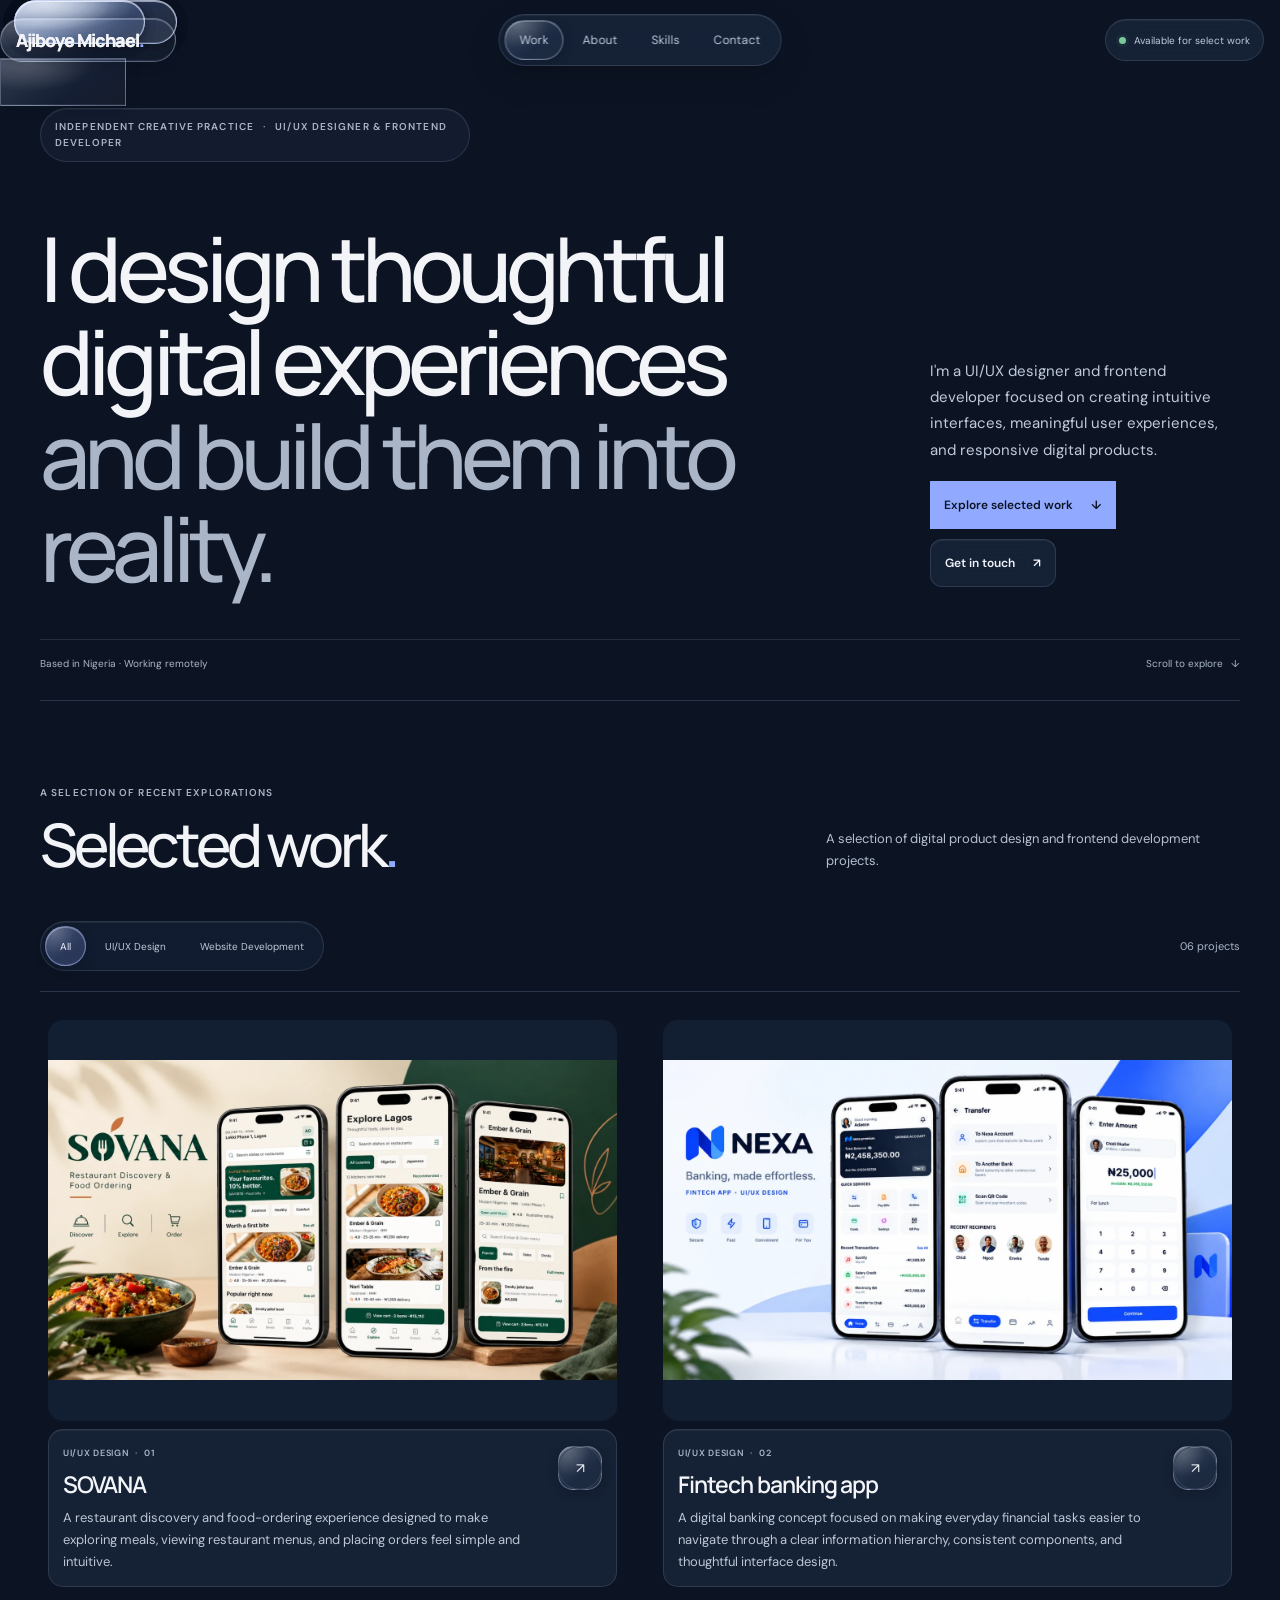
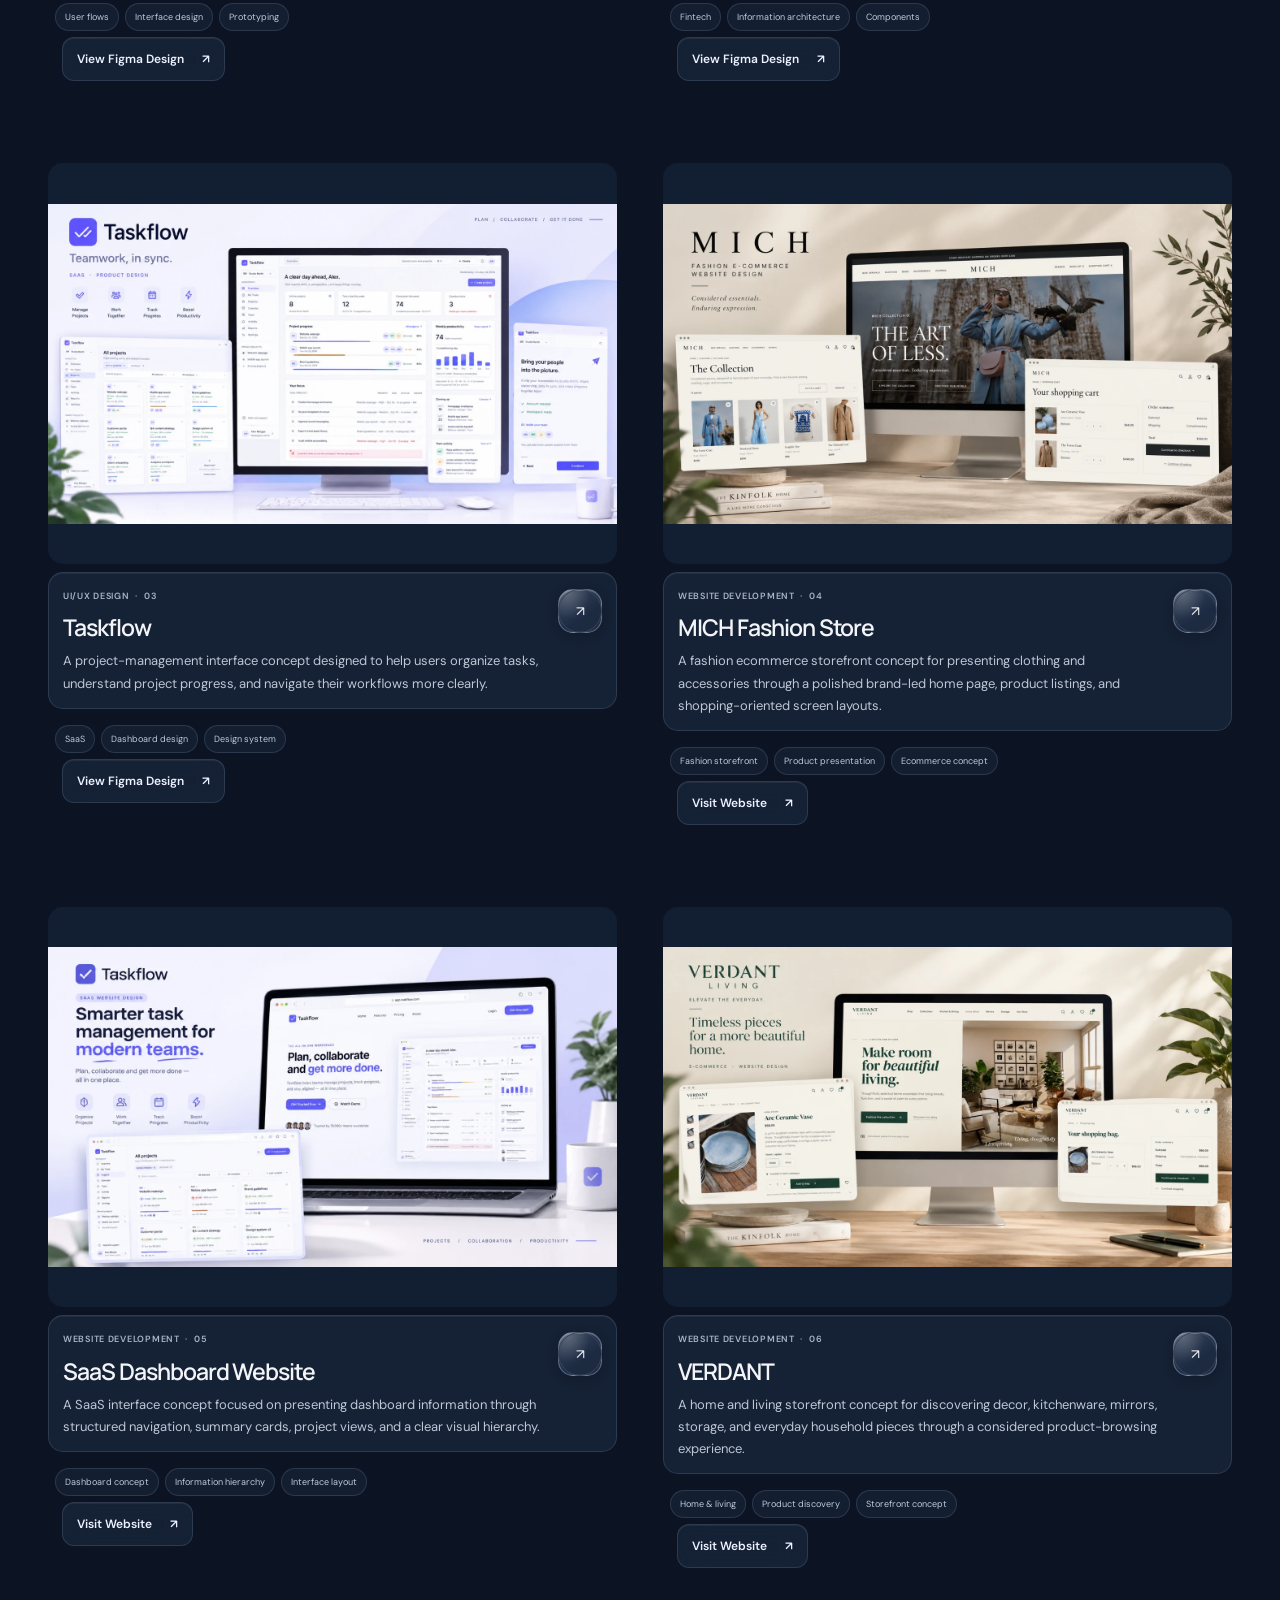
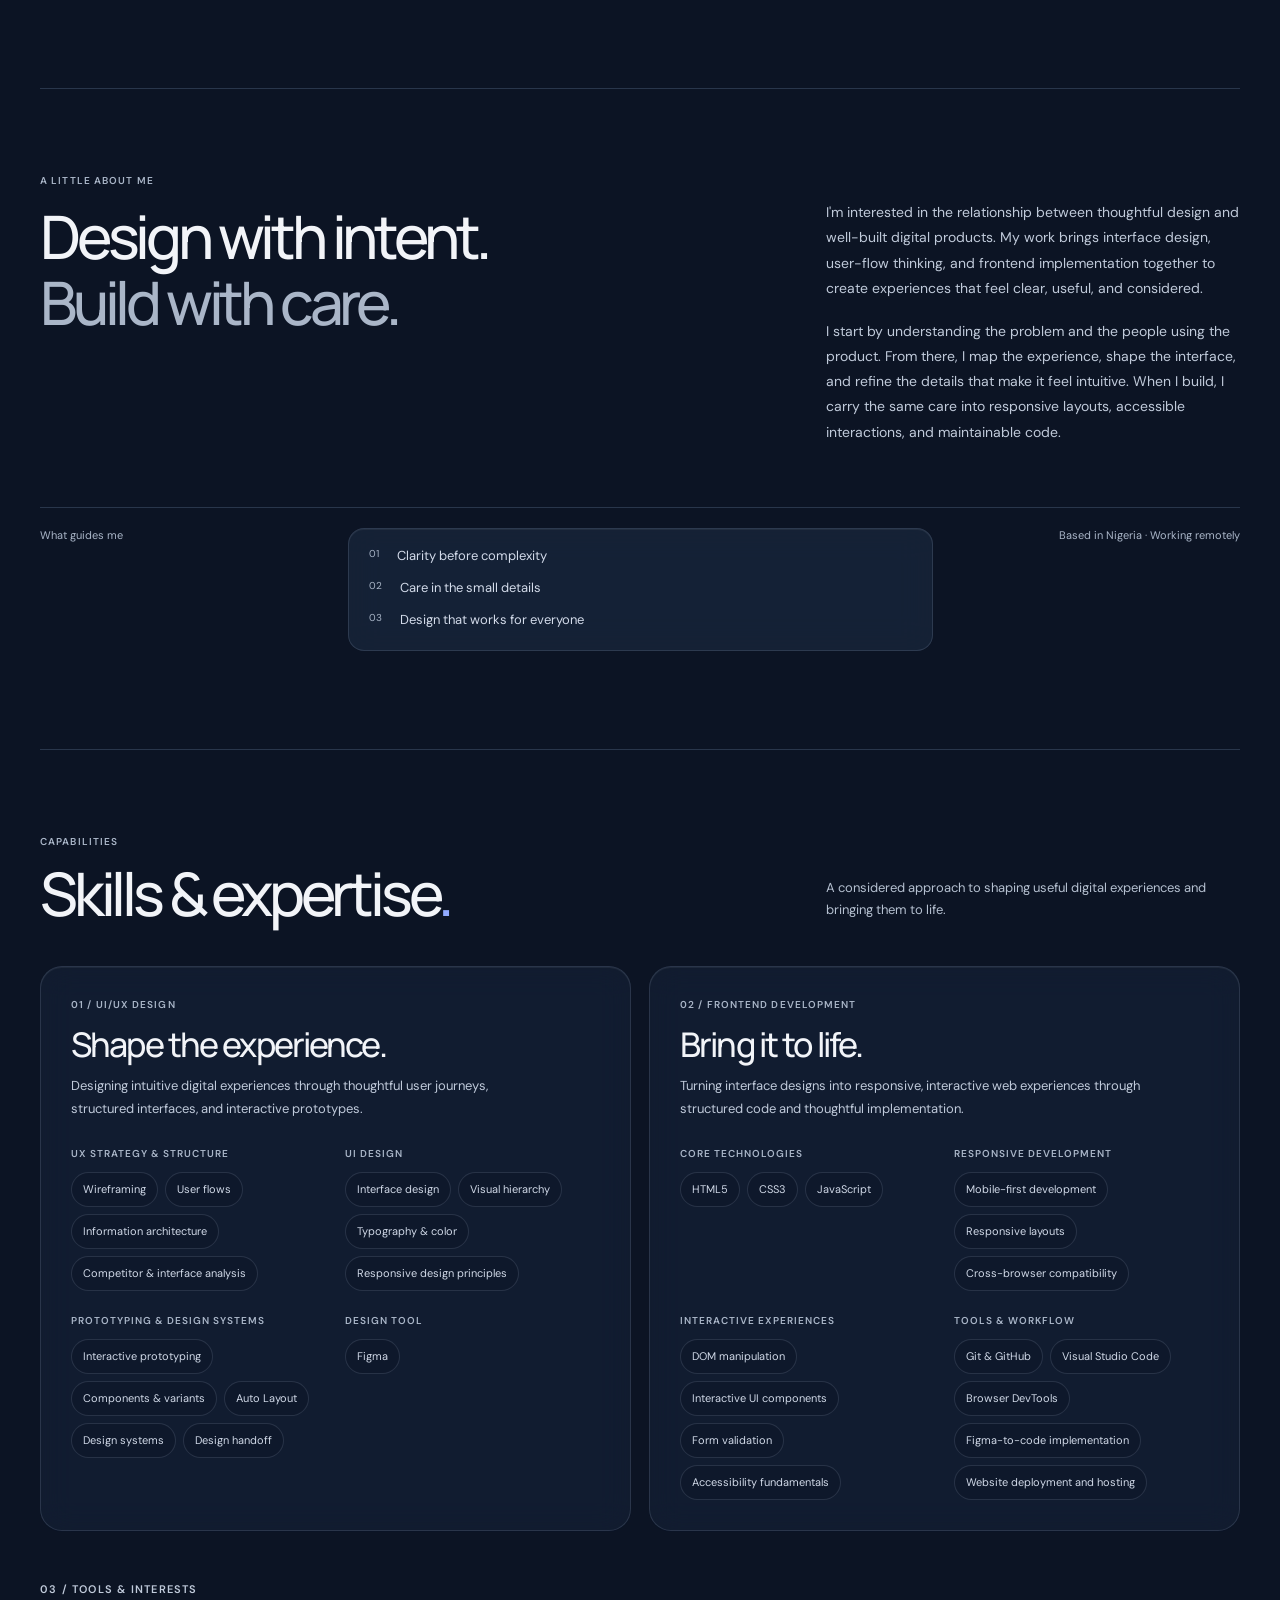
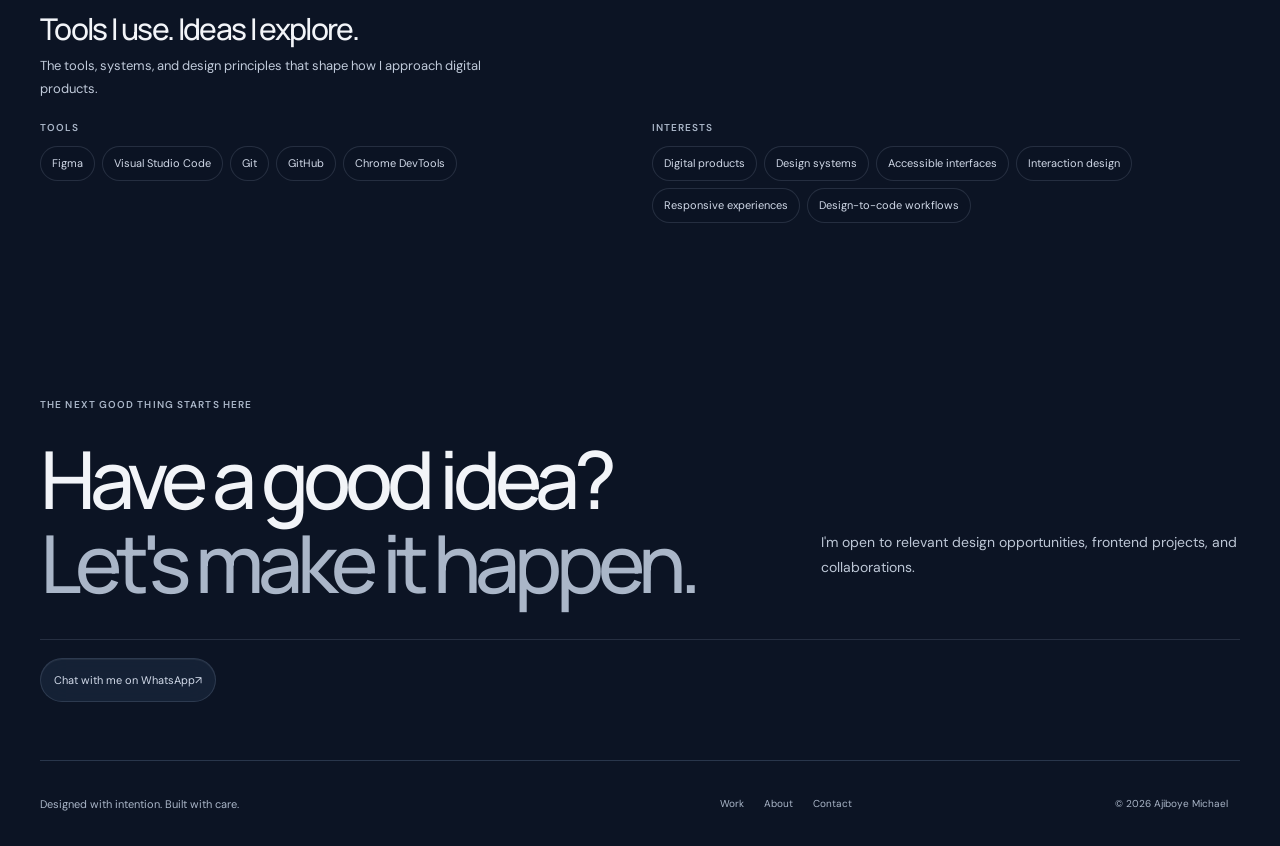
<file: index.html>
<!doctype html>
<html lang="en">
  <head>
    <meta charset="UTF-8" />
    <meta name="viewport" content="width=device-width, initial-scale=1" />
    <meta name="theme-color" content="#0c1424" />
    <meta
      name="description"
      content="A portfolio bringing thoughtful digital product design and frontend development together."
    />
    <meta property="og:type" content="website" />
    <meta property="og:title" content="Ajiboye Michael — Digital designer & developer" />
    <meta
      property="og:description"
      content="Thoughtful digital experiences, designed and built with care."
    />
    <title>Ajiboye Michael — Digital designer & developer</title>
    <link rel="icon" type="image/svg+xml" href="./favicon.svg" />
    <link rel="preconnect" href="https://fonts.googleapis.com" />
    <link rel="preconnect" href="https://fonts.gstatic.com" crossorigin />
    <link
      href="https://fonts.googleapis.com/css2?family=DM+Sans:wght@400;500;600;700&family=Manrope:wght@400;500;600;700;800&display=swap"
      rel="stylesheet"
    />
    <link rel="stylesheet" href="./styles.css" />
    <script type="module" src="./src/main.js"></script>
  </head>
  <body>
    <div id="app">
      <noscript>This portfolio needs JavaScript enabled to display its projects.</noscript>
    </div>
  </body>
</html>
</file>
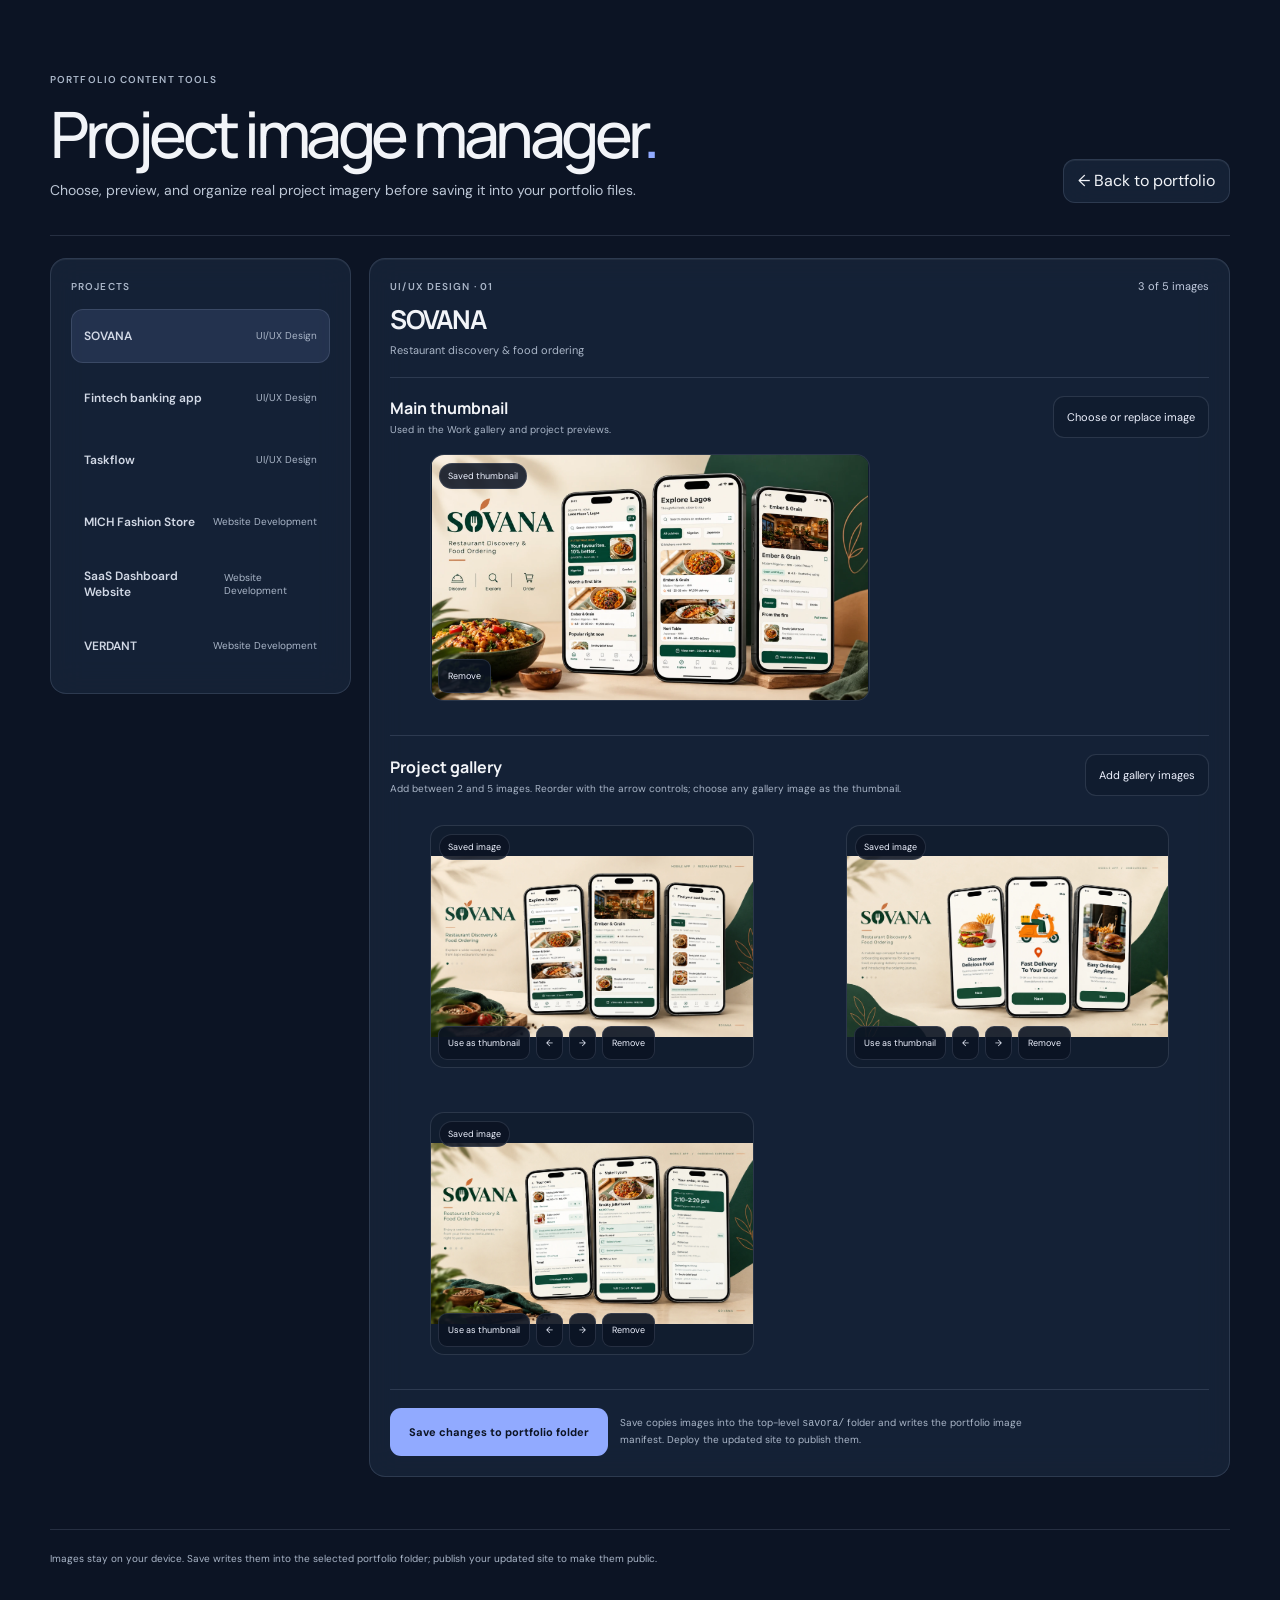
<file: manage.html>
<!doctype html>
<html lang="en">
  <head>
    <meta charset="UTF-8" />
    <meta name="viewport" content="width=device-width, initial-scale=1" />
    <meta name="theme-color" content="#0c1424" />
    <meta name="robots" content="noindex, nofollow" />
    <title>Project image manager — Ajiboye Michael</title>
    <link rel="icon" type="image/svg+xml" href="./favicon.svg" />
    <link rel="preconnect" href="https://fonts.googleapis.com" />
    <link rel="preconnect" href="https://fonts.gstatic.com" crossorigin />
    <link
      href="https://fonts.googleapis.com/css2?family=DM+Sans:wght@400;500;600;700&family=Manrope:wght@400;500;600;700;800&display=swap"
      rel="stylesheet"
    />
    <link rel="stylesheet" href="./styles.css" />
    <link rel="stylesheet" href="./manage.css" />
    <script type="module" src="./src/manage.js"></script>
  </head>
  <body>
    <main id="manager" class="manager-shell">
      <header class="manager-header">
        <div>
          <p class="eyebrow">Portfolio content tools</p>
          <h1>Project image manager<span>.</span></h1>
          <p class="manager-lede">Choose, preview, and organize real project imagery before saving it into your portfolio files.</p>
        </div>
        <a class="glass-link manager-back" href="./">← Back to portfolio</a>
      </header>

      <section class="manager-workspace" aria-label="Manage project images">
        <aside class="project-picker glass-panel">
          <p class="eyebrow">Projects</p>
          <div id="project-list" class="project-list"></div>
        </aside>
        <section id="editor" class="image-editor glass-panel" aria-live="polite"></section>
      </section>
      <p id="manager-status" class="manager-status" role="status" aria-live="polite"></p>
      <footer class="manager-footer">
        <p>Images stay on your device. Save writes them into the selected portfolio folder; publish your updated site to make them public.</p>
      </footer>
    </main>
  </body>
</html>
</file>
<file: styles.css>
:root {
  color-scheme: dark;
  --paper: #0c1424;
  --ink: #f2f4f8;
  --muted: #aab6c8;
  --line: #29364b;
  --blue: #91aaff;
  --serif: "Manrope", "DM Sans", sans-serif;
  --sans: "DM Sans", Arial, sans-serif;
  --content: 1280px;
  font-family: var(--sans);
  background: var(--paper);
  color: var(--ink);
  font-synthesis: none;
  text-rendering: optimizeLegibility;
}

* { box-sizing: border-box; }
html { scroll-behavior: smooth; scroll-padding-top: 88px; }
body { margin: 0; background: var(--paper); }
body, button, a { font-family: var(--sans); }
a { color: inherit; text-decoration: none; }
button { color: inherit; }
::selection { background: #dbe3ff; color: var(--ink); }
:focus-visible { outline: 3px solid var(--blue); outline-offset: 4px; }
.section-shell { width: min(calc(100% - 96px), var(--content)); margin-inline: auto; }
.site-header { position: sticky; top: 0; z-index: 5; background: rgb(248 247 244 / 94%); border-bottom: 1px solid rgb(222 221 216 / 75%); backdrop-filter: blur(12px); }
.header-inner { width: min(calc(100% - 96px), var(--content)); height: 76px; margin: auto; display: flex; align-items: center; justify-content: space-between; }
.wordmark { font-family: var(--serif); font-weight: 800; font-size: 18px; letter-spacing: -.055em; }
.wordmark-dot, .heading-period { color: var(--blue); }
.primary-navigation { display: flex; align-items: center; gap: 32px; font-size: 13px; color: #464642; }
.primary-navigation a, .site-footer nav a { transition: color .18s ease; }
.primary-navigation a:hover, .site-footer nav a:hover { color: var(--blue); }
.availability { display: inline-flex; align-items: center; gap: 8px; padding-left: 20px; border-left: 1px solid var(--line); color: var(--muted); font-size: 11px; white-space: nowrap; }
.availability i { width: 7px; height: 7px; border-radius: 50%; background: #508b62; box-shadow: 0 0 0 3px #508b621a; }
.menu-toggle, .availability-mobile { display: none; }

.hero { min-height: 644px; display: flex; flex-direction: column; justify-content: space-between; padding-top: 68px; padding-bottom: 32px; }
.eyebrow { margin: 0; color: var(--muted); text-transform: uppercase; letter-spacing: .11em; font-size: 10px; line-height: 1.6; font-weight: 600; }
.hero-topline { display: flex; align-items: center; justify-content: space-between; }
.hero-topline .eyebrow span, .project-hero-top .eyebrow span { color: #aaa9a3; padding-inline: 6px; }
.hero-content { display: grid; grid-template-columns: minmax(0, 1.45fr) minmax(260px, .55fr); align-items: end; gap: 7%; padding: 66px 0 52px; }
h1, h2, h3, p { margin-top: 0; }
.hero h1 { max-width: 820px; margin: 0; font-family: var(--serif); font-weight: 500; letter-spacing: -.075em; line-height: .98; font-size: clamp(52px, 7.2vw, 94px); }
.hero h1 span { color: #85847f; }
.hero-aside { max-width: 350px; padding-bottom: 7px; }
.hero-aside > p { margin-bottom: 26px; color: #55544f; font-size: 15px; line-height: 1.8; }
.hero-actions { display: flex; flex-wrap: wrap; gap: 9px; }
.button { min-height: 46px; display: inline-flex; justify-content: center; align-items: center; gap: 18px; padding: 0 17px; font-size: 12px; font-weight: 600; transition: background .18s ease, color .18s ease, transform .18s ease; }
.button:hover { transform: translateY(-2px); }
.button-dark { background: var(--ink); color: white; }
.button-dark:hover { background: var(--blue); }
.button-light { background: #eeede9; color: var(--ink); }
.button-light:hover { background: #e5e4df; }
.hero-bottomline { display: flex; justify-content: space-between; align-items: center; border-top: 1px solid var(--line); padding-top: 17px; color: var(--muted); font-size: 11px; }
.hero-bottomline p { margin: 0; }
.scroll-cue { display: flex; gap: 16px; align-items: center; }

.section-rule { border-top: 1px solid var(--line); }
.work-section, .about-section, .skills-section { padding-top: 87px; padding-bottom: 104px; }
.section-heading { display: flex; justify-content: space-between; align-items: end; gap: 40px; margin-bottom: 44px; }
.section-heading h2 { margin: 10px 0 0; font-family: var(--serif); font-size: clamp(38px, 5vw, 59px); font-weight: 500; letter-spacing: -.07em; line-height: 1.05; }
.section-intro { max-width: 300px; margin: 0 4px 5px 0; color: var(--muted); font-size: 14px; line-height: 1.7; }
.filter-row { display: flex; justify-content: space-between; align-items: center; padding-bottom: 20px; border-bottom: 1px solid var(--line); }
.filter-list { display: flex; gap: 8px; flex-wrap: wrap; }
.filter-button { border: 1px solid transparent; padding: 8px 12px; background: transparent; color: var(--muted); font-size: 11px; cursor: pointer; transition: color .18s, background .18s, border-color .18s; }
.filter-button:hover { color: var(--ink); }
.filter-button.is-active { color: var(--ink); background: #eeede9; border-color: #e8e7e2; }
.project-count { font-size: 11px; color: var(--muted); white-space: nowrap; }
.project-grid { display: grid; grid-template-columns: repeat(2, minmax(0, 1fr)); column-gap: 28px; row-gap: 52px; padding-top: 26px; }
.project-card { min-width: 0; }
.project-card-link { display: block; }
.project-visual { position: relative; height: clamp(250px, 32vw, 390px); overflow: hidden; background: #ecebe6; }
.project-visual img { display: block; width: 100%; height: 100%; object-fit: cover; transition: transform .5s cubic-bezier(.2,.7,.2,1); }
.project-card-link:hover .project-visual img { transform: scale(1.025); }
.visual-art { position: absolute; inset: 0; overflow: hidden; display: grid; place-items: center; }
.visual-mark { position: absolute; left: 6%; top: 7%; color: rgb(23 23 23 / 50%); font-size: 11px; letter-spacing: .1em; }
.visual-name { position: relative; z-index: 1; font-family: var(--serif); font-size: clamp(38px, 6vw, 80px); line-height: 1; font-weight: 600; letter-spacing: -.08em; }
.visual-orbit { position: absolute; width: 48%; aspect-ratio: 1; border: 1px solid rgb(23 23 23 / 22%); border-radius: 50%; transform: translate(55%, -15%); }
.visual-card { position: absolute; width: 23%; height: 35%; right: 11%; bottom: 8%; border: 1px solid rgb(23 23 23 / 20%); background: rgb(248 247 244 / 36%); transform: rotate(8deg); }
.visual-caption { position: absolute; left: 6%; bottom: 6%; color: rgb(23 23 23 / 58%); font-size: 9px; letter-spacing: .05em; text-transform: uppercase; }
.visual-savora { background: #eadfd0; color: #633e2b; }
.visual-savora .visual-orbit { border-color: #a47f63; }
.visual-savora .visual-card { background: #f5eee5; }
.visual-fintech { background: #dce4df; color: #36584c; }
.visual-fintech .visual-orbit { border-color: #7d968b; }
.visual-fintech .visual-card { background: #eef2ee; }
.visual-taskflow { background: #e1e0eb; color: #4e4b75; }
.visual-taskflow .visual-orbit { border-color: #8784a5; }
.visual-taskflow .visual-card { background: #f1f0f6; }
.project-card-copy { display: flex; justify-content: space-between; gap: 22px; align-items: start; padding-top: 20px; }
.project-category { font-size: 9px; letter-spacing: .08em; }
.project-category span { padding-inline: 3px; color: #aaa9a3; }
.project-card h3 { margin: 8px 0 7px; font-family: var(--serif); font-size: 23px; font-weight: 600; letter-spacing: -.045em; }
.project-description { max-width: 510px; margin: 0; color: var(--muted); font-size: 12px; line-height: 1.7; }
.card-arrow { flex: 0 0 30px; width: 30px; height: 30px; display: grid; place-items: center; border: 1px solid var(--line); font-size: 14px; transition: background .18s, color .18s, transform .18s; }
.project-card-link:hover .card-arrow { color: white; background: var(--ink); transform: translate(2px, -2px); }
.tag-list { display: flex; flex-wrap: wrap; gap: 6px; padding: 0; margin: 16px 0 0; list-style: none; }
.tag-list li { padding: 5px 8px; background: #efeee9; color: #676660; font-size: 9px; }
.project-card-actions { padding: 0 14px 14px; }
.project-card-actions .button { min-height: 44px; }
.empty-state { padding: 40px 0; color: var(--muted); font-size: 14px; }

.about-heading { align-items: start; }
.about-heading h2 { margin-top: 14px; }
.about-heading h2 span, .contact-layout h2 span { color: #85847f; }
.about-copy { width: min(100%, 490px); padding-top: 27px; }
.about-copy p { margin-bottom: 18px; color: #55544f; font-size: 14px; line-height: 1.85; }
.about-details { display: grid; grid-template-columns: 1fr 2fr 1fr; gap: 24px; align-items: start; padding-top: 28px; margin-top: 20px; border-top: 1px solid var(--line); }
.detail-label { color: var(--muted); font-size: 11px; }
.principle-list { padding: 0; margin: 0; list-style: none; }
.principle-list li { display: flex; gap: 18px; padding-bottom: 13px; font-size: 13px; }
.principle-list li span { color: var(--muted); font-size: 10px; }
.location-note { margin: 0; color: var(--muted); text-align: right; font-size: 11px; }
.skills-section { padding-bottom: 90px; }
.skills-grid { display: grid; grid-template-columns: repeat(2, minmax(0, 1fr)); border-top: 1px solid var(--line); border-bottom: 1px solid var(--line); }
.skill-group { padding: 28px 32px 33px 0; }
.skill-group + .skill-group { padding-left: 32px; border-left: 1px solid var(--line); }
.skill-group h3 { margin: 13px 0 20px; font-family: var(--serif); font-size: 22px; letter-spacing: -.05em; }
.skill-list { display: flex; flex-wrap: wrap; gap: 8px; padding: 0; margin: 0; list-style: none; }
.skill-list li { padding: 8px 10px; border: 1px solid var(--line); color: #55544f; font-size: 11px; }
.tools-row { display: grid; grid-template-columns: 1fr 2fr; padding-top: 22px; }
.tools-row p { margin: 0; color: var(--muted); font-size: 11px; line-height: 1.8; }
.tools-row p span { padding-inline: 7px; color: #bab9b2; }

.contact-section { padding-top: 89px; padding-bottom: 79px; }
.contact-layout { display: grid; grid-template-columns: minmax(0, 1fr) 300px; gap: 40px; align-items: end; padding: 24px 0 50px; }
.contact-layout h2 { margin: 0; font-family: var(--serif); font-weight: 500; letter-spacing: -.075em; line-height: 1.02; font-size: clamp(48px, 7vw, 82px); }
.contact-aside { padding-bottom: 5px; }
.contact-aside p { margin-bottom: 20px; color: var(--muted); font-size: 13px; line-height: 1.8; }
.contact-links { display: flex; flex-wrap: wrap; align-items: center; gap: 26px; padding-top: 18px; border-top: 1px solid var(--line); }
.contact-links a, .text-link { font-size: 11px; }
.arrow { display: inline-block; transition: transform .18s ease; }
a:hover .arrow { transform: translate(2px, -2px); }
.contact-config-note { color: var(--muted); font-size: 11px; }
.contact-config-note code { color: var(--ink); font-size: 10px; }
.site-footer { display: grid; grid-template-columns: 1fr 1.5fr 1fr auto; align-items: center; gap: 20px; min-height: 86px; border-top: 1px solid var(--line); color: var(--muted); }
.site-footer p { margin: 0; font-size: 10px; }
.site-footer nav { display: flex; gap: 20px; font-size: 10px; }
.site-footer .wordmark { color: var(--ink); }
.copyright { font-size: 10px; white-space: nowrap; }

.project-page { padding-top: 34px; }
.back-link { display: inline-flex; align-items: center; gap: 10px; color: var(--muted); font-size: 11px; }
.back-link:hover { color: var(--blue); }
.project-hero { padding-top: 48px; }
.project-hero-top { display: flex; align-items: center; gap: 20px; }
.status-pill { padding: 6px 9px; background: #eeede9; color: #66655f; font-size: 9px; }
.project-hero h1 { margin: 26px 0 14px; font-family: var(--serif); font-weight: 500; font-size: clamp(56px, 9vw, 112px); letter-spacing: -.08em; line-height: .98; }
.project-lede { max-width: 650px; margin: 0; color: #575650; font-size: 16px; line-height: 1.75; }
.project-meta { display: flex; gap: clamp(28px, 7vw, 90px); padding: 28px 0; margin-top: 28px; border-top: 1px solid var(--line); }
.project-meta div { display: grid; gap: 7px; }
.project-meta span { color: var(--muted); font-size: 9px; text-transform: uppercase; letter-spacing: .08em; }
.project-meta strong { font-size: 11px; font-weight: 500; }
.project-actions { display: flex; flex-wrap: wrap; align-items: center; gap: 22px; margin-bottom: 30px; }
.project-actions:empty { display: none; }
.project-visual-large { height: clamp(290px, 51vw, 620px); }
.project-visual-large .visual-name { font-size: clamp(54px, 12vw, 150px); }
.project-visual-large .visual-caption { font-size: 10px; }
.case-content { max-width: 1040px; margin: 0 auto; }
.case-section { display: grid; grid-template-columns: minmax(155px, .6fr) minmax(0, 1.4fr); gap: 32px; padding: 38px 0; border-bottom: 1px solid var(--line); }
.case-section > .eyebrow { padding-top: 5px; }
.case-section p { color: #5c5b55; font-size: 13px; line-height: 1.8; }
.case-verification > p:last-child {
  margin: 0;
  padding: 14px 16px;
  border-left: 2px solid rgb(145 170 255 / 52%);
  background: rgb(25 39 60 / 36%);
  color: #b9c5d8;
}
.case-section h2 { margin: 28px 0 8px; font-family: var(--serif); font-size: 19px; letter-spacing: -.04em; }
.case-section .case-lead { margin: 0 0 12px; color: var(--ink); font-family: var(--serif); font-size: 19px; line-height: 1.6; letter-spacing: -.025em; }
.case-bullets { padding-left: 17px; margin: 0; }
.case-bullets li { padding-left: 6px; margin-bottom: 11px; color: #5c5b55; font-size: 13px; line-height: 1.7; }
.process-list { border-top: 1px solid var(--line); }
.process-item { display: grid; grid-template-columns: 34px 1fr; gap: 16px; padding: 18px 0 14px; border-bottom: 1px solid var(--line); }
.process-number { color: var(--muted); font-size: 10px; }
.process-item h3 { margin: 0 0 6px; font-family: var(--serif); font-size: 15px; }
.process-item p { margin: 0; }
.case-gallery { display: grid; grid-template-columns: repeat(2, 1fr); gap: 12px; }
.case-gallery figure { margin: 0; background: #eeede9; }
.case-gallery img { display: block; width: 100%; height: auto; }
.project-gallery-section { align-items: start; }
.gallery-count { display: block; margin-top: 7px; color: var(--muted); font-size: 9px; letter-spacing: 0; text-transform: none; }
.project-gallery-content {
  display: grid; min-width: 0; max-height: clamp(320px, 62vh, 620px);
  max-height: clamp(320px, 62svh, 620px); gap: 18px;
  padding: 4px 8px 10px 2px; overflow-x: hidden; overflow-y: auto;
  -webkit-overflow-scrolling: touch; overscroll-behavior-y: contain; touch-action: pan-y;
  scrollbar-gutter: stable;
  scrollbar-width: thin; scrollbar-color: rgb(145 170 255 / 58%) rgb(25 39 60 / 36%);
  border: 1px solid var(--glass-border); border-radius: 18px;
  background: linear-gradient(145deg, rgb(255 255 255 / 3%), transparent 36%), var(--glass-bg-soft);
  box-shadow: inset 0 1px 0 var(--glass-highlight), var(--glass-shadow);
  -webkit-backdrop-filter: blur(var(--glass-blur)); backdrop-filter: blur(var(--glass-blur));
}
.project-gallery-content:focus-visible { outline: 2px solid var(--blue); outline-offset: 3px; }
.project-gallery-content::-webkit-scrollbar { width: 9px; }
.project-gallery-content::-webkit-scrollbar-track { margin-block: 12px; border-radius: 999px; background: rgb(25 39 60 / 34%); }
.project-gallery-content::-webkit-scrollbar-thumb {
  border: 2px solid transparent; border-radius: 999px; background: rgb(145 170 255 / 55%);
  background-clip: padding-box;
}
.project-gallery-content::-webkit-scrollbar-thumb:hover { background-color: rgb(169 188 255 / 82%); }
.gallery-scroll-hint {
  display: block; margin-top: 7px; color: #c0cada; font-size: 9px;
  font-weight: 400; letter-spacing: .02em; text-transform: none;
}
.gallery-presentation, .case-gallery figure { min-width: 0; margin: 0; }
.gallery-image-button {
  position: relative; isolation: isolate; display: block; width: 100%; padding: 0; overflow: hidden;
  border: 1px solid rgb(198 212 239 / 20%); border-radius: 14px;
  background: var(--glass-bg-strong); box-shadow: var(--glass-shadow), inset 0 1px 0 var(--glass-highlight);
  cursor: zoom-in; -webkit-backdrop-filter: blur(var(--glass-blur)); backdrop-filter: blur(var(--glass-blur));
  transition: border-color var(--glass-transition), box-shadow var(--glass-transition), transform var(--glass-transition);
}
.gallery-image-button::after {
  position: absolute; z-index: 1; inset: 0; border-radius: inherit; pointer-events: none;
  content: ""; background: linear-gradient(145deg, rgb(255 255 255 / 10%), transparent 24%);
  opacity: .6; transition: opacity var(--glass-transition);
}
.gallery-image-button img {
  display: block; width: 100%; height: auto; max-height: 520px;
  object-fit: contain; transition: transform .3s ease;
}
.gallery-image-button:hover { transform: translateY(-2px); border-color: rgb(145 170 255 / 48%); box-shadow: 0 16px 38px rgb(0 0 0 / 28%), 0 0 22px rgb(105 139 222 / 10%), inset 0 1px 0 rgb(255 255 255 / 12%); }
.gallery-image-button:hover::after { opacity: 1; }
.gallery-image-button:active { transform: translateY(0); }
.gallery-presentation .gallery-image-button img { max-height: 620px; }
.gallery-presentation figcaption, .case-gallery figcaption {
  padding-top: 9px; color: var(--muted); font-size: 10px; line-height: 1.5;
}
.case-gallery { grid-template-columns: repeat(2, minmax(0, 1fr)); gap: 18px 12px; }
.case-gallery figure { background: transparent; }
.case-gallery img { height: auto; }
.gallery-note { margin: 0; color: var(--muted); font-size: 11px !important; }
.gallery-lightbox {
  position: fixed; inset: 0; width: 100vw; height: 100dvh; max-width: none; max-height: none; margin: 0;
  padding: 18px; overflow: hidden; border: 0;
  background: rgb(12 20 36 / 86%); color: var(--ink);
  grid-template-columns: 56px minmax(0, 1fr) 56px;
  grid-template-rows: auto minmax(0, 1fr); gap: 12px;
  box-shadow: inset 0 1px 0 rgb(255 255 255 / 7%); -webkit-backdrop-filter: blur(18px); backdrop-filter: blur(18px);
}
.gallery-lightbox[open] { display: grid; }
.gallery-lightbox::backdrop { background: rgb(4 9 18 / 82%); -webkit-backdrop-filter: blur(7px); backdrop-filter: blur(7px); }
.lightbox-topbar {
  grid-column: 1 / -1; display: flex; align-items: center;
  justify-content: space-between; min-height: 42px;
}
.lightbox-counter { margin: 0; color: var(--muted); font-size: 11px; font-variant-numeric: tabular-nums; }
.gallery-lightbox .lightbox-close, .gallery-lightbox .lightbox-navigation {
  display: grid; place-items: center; border: 1px solid rgb(198 212 239 / 22%);
  background: var(--glass-bg-strong); color: var(--ink); cursor: pointer;
  box-shadow: 0 8px 24px rgb(0 0 0 / 25%), inset 0 1px 0 var(--glass-highlight);
  -webkit-backdrop-filter: blur(var(--glass-blur)); backdrop-filter: blur(var(--glass-blur));
  transition: background .18s ease, border-color .18s ease;
}
.gallery-lightbox .lightbox-close:hover, .gallery-lightbox .lightbox-navigation:hover { border-color: rgb(145 170 255 / 55%); background: rgb(47 66 96 / 88%); }
.gallery-lightbox .lightbox-close { justify-self: end; width: 46px; height: 46px; padding: 0; border-radius: 50%; font-size: 25px; line-height: 1; }
.gallery-lightbox .lightbox-navigation { align-self: center; width: 48px; height: 58px; padding: 0; border-radius: 14px; font-size: 34px; line-height: 1; }
.lightbox-figure {
  display: grid; grid-template-rows: minmax(0, 1fr) auto; align-items: center;
  justify-items: center; min-width: 0; min-height: 0; margin: 0; gap: 12px;
}
.lightbox-image { display: block; width: auto; height: auto; max-width: 100%; max-height: calc(100dvh - 132px); object-fit: contain; }
.lightbox-caption { color: var(--muted); font-size: 11px; line-height: 1.5; text-align: center; }
.project-pagination { display: flex; justify-content: space-between; gap: 24px; padding: 29px 0; border-bottom: 1px solid var(--line); }
.project-pagination a { display: grid; gap: 9px; }
.project-pagination a:last-child { text-align: right; }
.project-pagination span { color: var(--muted); font-size: 10px; }
.project-pagination strong { font-family: var(--serif); font-weight: 600; font-size: 19px; }
.return-work { padding: 22px 0 50px; }
.not-found { min-height: 60vh; padding-top: 15vh; }
.not-found h1 { margin: 16px 0; font-family: var(--serif); font-size: clamp(46px, 8vw, 82px); letter-spacing: -.07em; }
.not-found > p:not(.eyebrow) { color: var(--muted); font-size: 14px; }
.not-found .button { margin-top: 14px; }

@media (min-width: 1450px) {
  .hero h1 { font-size: 100px; }
}
@media (max-width: 900px) {
  .section-shell, .header-inner { width: min(calc(100% - 56px), var(--content)); }
  .hero { min-height: 620px; }
  .hero-content { grid-template-columns: 1fr; gap: 27px; padding-block: 68px 42px; }
  .hero h1 { max-width: 800px; }
  .hero-aside { max-width: 490px; }
  .hero-aside > p { max-width: 440px; }
  .project-visual { height: clamp(230px, 35vw, 330px); }
  .project-card h3 { font-size: 20px; }
  .site-footer { grid-template-columns: 1fr 1fr; padding-block: 20px; }
  .site-footer nav { justify-content: end; }
  .copyright { text-align: right; }
}
@media (max-width: 640px) {
  html { scroll-padding-top: 72px; }
  .section-shell, .header-inner { width: calc(100% - 40px); }
  .header-inner { height: 66px; }
  .menu-toggle { width: 40px; height: 40px; padding: 10px; display: flex; flex-direction: column; justify-content: center; gap: 5px; border: 1px solid var(--line); background: transparent; cursor: pointer; }
  .menu-toggle span { width: 18px; height: 1px; background: var(--ink); }
  .primary-navigation { position: absolute; top: 65px; left: 0; right: 0; display: none; align-items: stretch; gap: 0; padding: 8px 20px 20px; border-bottom: 1px solid var(--line); background: var(--paper); }
  .primary-navigation.is-open { display: flex; flex-direction: column; }
  .primary-navigation a { padding: 13px 0; border-bottom: 1px solid var(--line); }
  .primary-navigation .availability { display: flex; padding: 16px 0 0; border: 0; }
  .hero { min-height: auto; padding-top: 44px; padding-bottom: 22px; }
  .hero-topline .eyebrow { max-width: 220px; }
  .availability-mobile { display: inline-flex; padding: 0; border: 0; font-size: 9px; }
  .hero-topline > .availability { display: none; }
  .hero-content { gap: 23px; padding: 64px 0 45px; }
  .hero h1 { font-size: clamp(47px, 12vw, 72px); }
  .hero-aside > p { margin-bottom: 18px; font-size: 13px; }
  .hero-actions { gap: 7px; }
  .button { min-height: 44px; padding-inline: 13px; font-size: 11px; }
  .hero-bottomline { font-size: 9px; }
  .work-section, .about-section, .skills-section { padding-top: 61px; padding-bottom: 68px; }
  .section-heading { display: block; margin-bottom: 27px; }
  .section-heading h2 { font-size: 43px; }
  .section-intro { margin-top: 14px; font-size: 12px; }
  .filter-row { align-items: start; gap: 12px; }
  .filter-list { gap: 3px; }
  .filter-button { padding: 7px 8px; font-size: 9px; }
  .project-count { padding-top: 8px; font-size: 9px; }
  .project-grid { grid-template-columns: 1fr; row-gap: 35px; padding-top: 18px; }
  .project-visual { height: clamp(250px, 73vw, 390px); }
  .project-card-copy { padding-top: 15px; }
  .project-card h3 { font-size: 21px; }
  .project-description { font-size: 11px; }
  .about-heading h2 { font-size: 43px; }
  .about-copy { padding-top: 23px; }
  .about-copy p { font-size: 12px; }
  .about-details { grid-template-columns: 1fr; gap: 16px; }
  .principle-list li { font-size: 12px; }
  .location-note { text-align: left; }
  .skills-grid { grid-template-columns: 1fr; }
  .skill-group { padding: 23px 0; }
  .skill-group + .skill-group { padding-left: 0; border-left: 0; border-top: 1px solid var(--line); }
  .skill-group h3 { font-size: 19px; }
  .skill-list { gap: 6px; }
  .skill-list li { padding: 7px 8px; font-size: 10px; }
  .tools-row { grid-template-columns: 1fr; gap: 10px; }
  .contact-section { padding-top: 61px; padding-bottom: 56px; }
  .contact-layout { grid-template-columns: 1fr; gap: 22px; padding: 25px 0 32px; }
  .contact-layout h2 { font-size: clamp(43px, 11vw, 64px); }
  .contact-aside { max-width: 350px; }
  .contact-links { gap: 17px; }
  .site-footer { grid-template-columns: 1fr auto; gap: 13px; }
  .site-footer p { grid-column: 1 / -1; grid-row: 2; }
  .site-footer nav { grid-column: 1 / -1; grid-row: 3; justify-content: start; }
  .copyright { grid-column: 2; grid-row: 1; }
  .project-page { padding-top: 22px; }
  .project-hero { padding-top: 38px; }
  .project-hero h1 { margin-top: 22px; font-size: clamp(53px, 14vw, 84px); }
  .project-lede { font-size: 13px; }
  .project-meta { display: grid; grid-template-columns: repeat(2, minmax(0, 1fr)); gap: 18px; padding: 20px 0; }
  .project-actions { align-items: flex-start; gap: 15px; }
  .project-visual-large { height: clamp(250px, 75vw, 390px); }
  .case-section { grid-template-columns: 1fr; gap: 14px; padding: 26px 0; }
  .case-section .case-lead { font-size: 16px; }
  .case-section p, .case-bullets li { font-size: 12px; }
  .case-gallery { grid-template-columns: 1fr; }
  .project-gallery-content {
    max-height: clamp(300px, 58vh, 560px); max-height: clamp(300px, 58svh, 560px);
    gap: 14px; padding: 4px 6px 8px 2px; border-radius: 15px;
  }
  .gallery-lightbox {
    inset: 0; width: 100vw; height: 100dvh; margin: 0; padding: 12px;
    border-radius: 0; grid-template-columns: 1fr 1fr; grid-template-rows: auto minmax(0, 1fr) auto;
    gap: 8px;
  }
  .lightbox-topbar { grid-column: 1 / -1; }
  .lightbox-figure { grid-column: 1 / -1; grid-row: 2; }
  .lightbox-image { max-height: calc(100dvh - 150px); }
  .lightbox-navigation { grid-row: 3; width: 100%; height: 48px; }
  .lightbox-previous { grid-column: 1; }
  .lightbox-next { grid-column: 2; }
  .project-pagination strong { font-size: 15px; }
  .project-pagination { gap: 12px; }
}
@media (prefers-reduced-motion: reduce) {
  *, *::before, *::after { scroll-behavior: auto !important; transition-duration: .01ms !important; animation-duration: .01ms !important; animation-iteration-count: 1 !important; }
}

/* Keep the glass components above breakpoint-specific base layout rules. */
body .site-header { position: fixed; inset: 0 0 auto; height: 0; border: 0; background: transparent; pointer-events: none; }
body .header-inner { position: relative; height: 0; pointer-events: none; }
body .header-inner > .wordmark {
  position: fixed; z-index: 22; top: 18px;
  left: max(16px, calc((100vw - var(--content)) / 2));
  min-height: 44px; display: inline-flex; align-items: center; pointer-events: auto;
}
body .primary-navigation {
  position: fixed; z-index: 23; top: 14px; left: 50%; right: auto;
  width: max-content; min-height: 52px; display: flex; flex-direction: row;
  align-items: center; gap: 4px; padding: 5px;
  border: 1px solid rgb(198 212 239 / 16%); border-radius: 999px;
  background: var(--glass-bg-strong); box-shadow: var(--glass-shadow), inset 0 1px 0 var(--glass-highlight);
  color: #c0cada; transform: translateX(-50%); pointer-events: auto;
}
body .primary-navigation::before {
  position: absolute; z-index: 0; top: 5px; bottom: 5px; left: var(--pill-left, 5px);
  width: var(--pill-width, 0); border: 1px solid rgb(145 170 255 / 20%);
  border-radius: 999px; background: rgb(145 170 255 / 12%); content: "";
  opacity: 0; transition: left 280ms cubic-bezier(.2,.75,.25,1), width 280ms cubic-bezier(.2,.75,.25,1), opacity var(--glass-transition);
}
body .primary-navigation.has-active::before { opacity: 1; }
body .primary-navigation a {
  position: relative; z-index: 1; min-height: 40px; display: inline-flex;
  align-items: center; justify-content: center; padding: 0 15px;
  border: 0; border-radius: 999px; color: #c0cada; font-size: 12px; white-space: nowrap;
}
body .primary-navigation a:hover, body .primary-navigation a.is-active { color: var(--ink); }
body .primary-navigation .availability {
  position: fixed; top: 19px; right: max(16px, calc((100vw - var(--content)) / 2));
  min-height: 42px; display: inline-flex; align-items: center; padding: 0 13px;
  border: 1px solid var(--glass-border); border-radius: 999px;
  background: var(--glass-bg-strong); box-shadow: inset 0 1px 0 var(--glass-highlight);
  color: #c0cada; font-size: 10px; pointer-events: auto;
}
body .header-inner > .availability {
  position: fixed; top: 19px; right: max(16px, calc((100vw - var(--content)) / 2));
  min-height: 42px; display: inline-flex; align-items: center; padding: 0 13px;
  border: 1px solid var(--glass-border); border-radius: 999px;
  background: var(--glass-bg-strong); box-shadow: inset 0 1px 0 var(--glass-highlight);
  color: #c0cada; font-size: 10px; pointer-events: auto;
}
@supports ((backdrop-filter: blur(1px)) or (-webkit-backdrop-filter: blur(1px))) {
  body .header-inner > .availability {
    -webkit-backdrop-filter: blur(var(--glass-blur)) saturate(125%);
    backdrop-filter: blur(var(--glass-blur)) saturate(125%);
  }
}
body .menu-toggle { position: fixed; z-index: 24; top: 14px; right: 16px; pointer-events: auto; }
body .hero-topline > .eyebrow {
  max-width: min(100%, 430px); padding: 10px 14px;
  border: 1px solid var(--glass-border); border-radius: 999px;
  background: var(--glass-bg-soft); box-shadow: inset 0 1px 0 var(--glass-highlight);
}
body .filter-list { gap: 4px; padding: 4px; border-radius: 999px; background: var(--glass-bg-soft); }
body .filter-button {
  min-height: 40px; padding: 8px 14px; border: 1px solid transparent;
  border-radius: 999px; color: #c0cada;
}
body .filter-button.is-active {
  border-color: rgb(145 170 255 / 22%); background: rgb(145 170 255 / 15%);
  color: #eef2ff; box-shadow: inset 0 1px 0 rgb(255 255 255 / 8%);
}
body .project-card { padding: 7px; border: 1px solid transparent; border-radius: var(--glass-radius-large); }
body .project-card:hover { border-color: var(--glass-border); background: rgb(25 39 60 / 20%); }
body .project-visual { border-radius: calc(var(--glass-radius-large) - 7px); }
body .project-visual-image { background: #121e31; }
body .project-visual img { object-fit: contain; background: #121e31; }
body .project-card-copy {
  margin-top: 8px; padding: 16px 14px 13px; border: 1px solid var(--glass-border);
  border-radius: 15px; background: var(--glass-bg-soft); box-shadow: inset 0 1px 0 var(--glass-highlight);
}
body .tag-list li { border: 1px solid var(--glass-border); border-radius: 999px; background: rgb(25 39 60 / 58%); color: #c0cada; }
body .skill-group { border: 1px solid var(--glass-border); border-radius: var(--glass-radius); background: var(--glass-bg-soft); }
body .skill-list li { border-color: var(--glass-border); border-radius: 999px; background: rgb(12 20 36 / 26%); color: #d1d9e8; }
body .project-meta > div { min-height: 78px; align-content: center; gap: 8px; padding: 14px 16px; border-radius: 14px; }
body .contact-links { gap: 8px; padding-top: 18px; border-top: 1px solid var(--glass-border); }
body .contact-links .glass-link { min-height: 44px; padding: 0 13px; border-radius: 999px; color: #d3dbea; }
body .button-dark.glass-control {
  border: 1px solid var(--glass-border);
  background: var(--glass-bg-strong);
  color: #eef2ff;
  box-shadow: inset 0 1px 0 var(--glass-highlight);
}
@supports ((backdrop-filter: blur(1px)) or (-webkit-backdrop-filter: blur(1px))) {
  body .button-dark.glass-control {
    background: var(--glass-bg);
    -webkit-backdrop-filter: blur(var(--glass-blur)) saturate(125%);
    backdrop-filter: blur(var(--glass-blur)) saturate(125%);
  }
}
body main > .hero { padding-top: 108px; }
body .project-page { padding-top: 84px; }
@supports ((backdrop-filter: blur(1px)) or (-webkit-backdrop-filter: blur(1px))) {
  body .primary-navigation,
  body .header-inner > .availability,
  body .project-card-copy {
    background: var(--glass-bg);
  }
}

@media (max-width: 900px) {
  body .header-inner { width: 100%; }
  body .header-inner > .wordmark { left: 16px; top: 14px; }
  body .primary-navigation {
    top: 68px; left: auto; right: 14px; width: min(320px, calc(100vw - 28px));
    min-height: 0; display: none; flex-direction: column; align-items: stretch;
    gap: 3px; padding: 8px; border-radius: 18px; transform: none;
  }
  body .primary-navigation.is-open { display: flex; }
  body .primary-navigation::before { display: none; }
  body .primary-navigation a {
    min-height: 46px; justify-content: flex-start; padding-inline: 14px; border-radius: 12px;
  }
  body .primary-navigation a.is-active { background: rgb(145 170 255 / 15%); }
  body .primary-navigation .availability { display: none; }
  body .header-inner > .availability { display: none; }
  body .hero-topline { gap: 10px; }
  body .hero-topline > .eyebrow { max-width: min(65%, 430px); }
  body .availability-mobile { max-width: 35%; padding: 9px 13px; white-space: normal; line-height: 1.4; }
  body .primary-navigation.has-glass-hover::before { display: none; }
  body main > .hero { padding-top: 92px; }
}
@media (max-width: 640px) {
  body main > .hero { padding-top: 84px; }
  body .hero-topline > .eyebrow { max-width: 66%; }
  body .availability-mobile { max-width: 32%; padding: 8px 10px; font-size: 8px; }
  body .project-card { padding: 5px; border-radius: 18px; }
  body .project-card-copy { padding: 14px 12px 12px; }
  body .project-visual { border-radius: 13px; }
  body .filter-list { max-width: 100%; flex-wrap: wrap; border-radius: 18px; }
  body .filter-button { padding-inline: 10px; }
  body .project-meta > div { min-height: 72px; padding: 12px; }
  body .contact-links .glass-link { padding-inline: 10px; }
  body .project-pagination a { min-width: 0; padding: 11px; }
}
@media (max-width: 359px) {
  body main > .hero { padding-top: 78px; }
  body .hero-topline { align-items: flex-start; }
  body .hero-topline > .eyebrow { max-width: 58%; padding: 8px 10px; }
  body .availability-mobile { max-width: 36%; }
}
@media (min-width: 901px) {
  body .project-page { padding-top: 88px; }
  body .primary-navigation { display: flex; }
  body .header-inner > .availability { display: inline-flex; }
  body .menu-toggle { display: none; }
}
@media (prefers-reduced-motion: reduce) {
  body .primary-navigation::before, body .project-card, body .project-pagination a,
  body .glass-control, body .glass-link, body .glass-chip, body .filter-button {
    transition: none !important;
  }
}

/* One scoped liquid-glass highlight is reused by each glass control group. */
.glass-interaction-group { isolation: isolate; }
.glass-follow-highlight {
  position: absolute;
  z-index: 0;
  top: 0;
  left: 0;
  width: 0;
  height: 0;
  border: 1px solid rgb(213 226 255 / 34%);
  border-radius: inherit;
  background:
    radial-gradient(ellipse at 22% 8%, rgb(255 255 255 / 22%), transparent 48%),
    linear-gradient(145deg, rgb(194 215 255 / 20%), rgb(127 159 230 / 8%) 62%, rgb(255 255 255 / 4%));
  box-shadow:
    inset 0 1px 0 rgb(255 255 255 / 24%),
    inset 0 -1px 0 rgb(157 186 255 / 9%),
    0 3px 12px rgb(2 8 20 / 22%);
  opacity: 0;
  pointer-events: none;
  transform: translate3d(0, 0, 0);
  transition:
    transform 260ms cubic-bezier(.2, .75, .25, 1),
    width 260ms cubic-bezier(.2, .75, .25, 1),
    height 260ms cubic-bezier(.2, .75, .25, 1),
    opacity 140ms ease;
}
.glass-follow-highlight.is-visible { opacity: 1; }
.glass-interaction-group.has-glass-hover > :not(.glass-follow-highlight) { position: relative; z-index: 1; }
.primary-navigation > .glass-follow-highlight { border-radius: 999px; }
.filter-list > .glass-follow-highlight { border-radius: 999px; }
.contact-links > .glass-follow-highlight { border-radius: 999px; }
.project-card-link > .glass-follow-highlight { border-radius: 50%; }
.project-card-link > .project-visual,
.project-card-link > .project-card-copy,
.project-card-link > .tag-list { position: relative; z-index: 1; }
.project-card-link > .project-card-copy { z-index: 2; }
.project-card-link .card-arrow { position: relative; z-index: 2; }
body .project-card-link:hover .card-arrow {
  color: #eaf0ff;
  background: transparent;
  transform: none;
}
body .project-card-copy.has-glass-hover .card-arrow {
  color: #eaf0ff;
  background: transparent;
  transform: none;
}
.project-actions > .glass-follow-highlight,
.project-card-actions > .glass-follow-highlight { border-radius: 999px; }
.menu-toggle > .glass-follow-highlight { border-radius: inherit; }
.menu-toggle > span:not(.glass-follow-highlight) { position: relative; z-index: 1; }
.filter-button.is-active { position: relative; z-index: 1; }
.contact-links .glass-link { position: relative; z-index: 1; }
.project-actions > .glass-control,
.project-actions > .glass-link,
.project-card-actions > .glass-control,
.project-card-actions > .glass-link { position: relative; z-index: 1; }
body .button-dark.glass-control:hover {
  background-color: rgb(47 66 96 / 84%);
}
@media (hover: hover) and (pointer: fine) {
  .glass-interaction-group.has-glass-hover .glass-follow-highlight { opacity: 1; }
}
@media (hover: none), (pointer: coarse) {
  .glass-follow-highlight { transition-duration: 120ms; }
  .filter-button.is-active {
    border-color: rgb(145 170 255 / 30%);
    background: rgb(145 170 255 / 19%);
    box-shadow: inset 0 1px 0 rgb(255 255 255 / 12%);
  }
}
@supports not ((backdrop-filter: blur(1px)) or (-webkit-backdrop-filter: blur(1px))) {
  .glass-follow-highlight {
    background: linear-gradient(145deg, rgb(58 78 113 / 94%), rgb(35 52 80 / 96%));
  }
}
@media (prefers-reduced-motion: reduce) {
  .glass-follow-highlight { transition: none !important; }
}

/* Shared glass surfaces */
:root {
  --glass-bg: rgb(25 39 60 / 72%);
  --glass-bg-strong: rgb(17 29 47 / 90%);
  --glass-bg-soft: rgb(25 39 60 / 48%);
  --glass-border: rgb(198 212 239 / 14%);
  --glass-highlight: rgb(255 255 255 / 6%);
  --glass-shadow: 0 12px 32px rgb(0 0 0 / 22%);
  --glass-blur: 16px;
  --glass-radius: 16px;
  --glass-radius-large: 22px;
  --glass-transition: 180ms ease;
}

.glass-panel,
.glass-control,
.glass-chip,
.glass-segment,
.glass-nav,
.glass-link {
  border: 1px solid var(--glass-border);
  background: var(--glass-bg-strong);
  box-shadow: inset 0 1px 0 var(--glass-highlight);
}

@supports ((backdrop-filter: blur(1px)) or (-webkit-backdrop-filter: blur(1px))) {
  .glass-panel,
  .glass-control,
  .glass-chip,
  .glass-segment,
  .glass-nav,
  .glass-link {
    background: var(--glass-bg);
    -webkit-backdrop-filter: blur(var(--glass-blur)) saturate(125%);
    backdrop-filter: blur(var(--glass-blur)) saturate(125%);
  }
}

.glass-panel { border-radius: var(--glass-radius); }
.glass-control, .glass-link { border-radius: 12px; }
.glass-chip { border-radius: 999px; }
.glass-control, .glass-link, .glass-chip, .filter-button, .menu-toggle {
  transition: color var(--glass-transition), background-color var(--glass-transition),
    border-color var(--glass-transition), box-shadow var(--glass-transition), transform var(--glass-transition);
}
.glass-control:hover, .glass-link:hover {
  border-color: rgb(198 212 239 / 25%);
  background-color: rgb(47 66 96 / 84%);
}
.glass-control:active, .glass-link:active, .filter-button:active { transform: translateY(1px); }
.glass-control:disabled, .filter-button:disabled, .glass-link[aria-disabled="true"] {
  cursor: not-allowed;
  opacity: .48;
  pointer-events: none;
}
.glass-control:focus-visible, .glass-link:focus-visible, .filter-button:focus-visible,
.primary-navigation a:focus-visible {
  outline: 2px solid #b1c2ff;
  outline-offset: 3px;
}

/* Floating, centered navigation */
.site-header {
  position: fixed;
  inset: 0 0 auto;
  z-index: 20;
  height: 0;
  border: 0;
  background: transparent;
  backdrop-filter: none;
  pointer-events: none;
}
.header-inner { position: relative; height: 0; pointer-events: none; }
.wordmark {
  position: fixed;
  z-index: 22;
  top: 18px;
  left: max(16px, calc((100vw - var(--content)) / 2));
  min-height: 44px;
  display: inline-flex;
  align-items: center;
  pointer-events: auto;
}
.primary-navigation {
  position: fixed;
  z-index: 23;
  top: 14px;
  left: 50%;
  right: auto;
  width: max-content;
  min-height: 52px;
  display: flex;
  flex-direction: row;
  align-items: center;
  gap: 4px;
  padding: 5px;
  border-radius: 999px;
  border-color: rgb(198 212 239 / 16%);
  background-color: var(--glass-bg-strong);
  box-shadow: var(--glass-shadow), inset 0 1px 0 var(--glass-highlight);
  color: #c0cada;
  transform: translateX(-50%);
  pointer-events: auto;
}
.primary-navigation::before {
  position: absolute;
  z-index: 0;
  top: 5px;
  bottom: 5px;
  left: var(--pill-left, 5px);
  width: var(--pill-width, 0);
  border: 1px solid rgb(145 170 255 / 20%);
  border-radius: 999px;
  background: rgb(145 170 255 / 12%);
  content: "";
  opacity: 0;
  transition: left 280ms cubic-bezier(.2,.75,.25,1), width 280ms cubic-bezier(.2,.75,.25,1), opacity var(--glass-transition);
}
.primary-navigation.has-active::before { opacity: 1; }
.primary-navigation a {
  position: relative;
  z-index: 1;
  min-height: 40px;
  display: inline-flex;
  align-items: center;
  justify-content: center;
  padding: 0 15px;
  border: 0;
  border-radius: 999px;
  color: #c0cada;
  font-size: 12px;
  white-space: nowrap;
}
.primary-navigation a:hover, .primary-navigation a.is-active { color: var(--ink); }
.primary-navigation .availability {
  position: fixed;
  top: 19px;
  right: max(16px, calc((100vw - var(--content)) / 2));
  min-height: 42px;
  display: inline-flex;
  align-items: center;
  padding: 0 13px;
  border: 1px solid var(--glass-border);
  border-radius: 999px;
  background: var(--glass-bg-strong);
  box-shadow: inset 0 1px 0 var(--glass-highlight);
  color: #c0cada;
  font-size: 10px;
  pointer-events: auto;
}
@supports ((backdrop-filter: blur(1px)) or (-webkit-backdrop-filter: blur(1px))) {
  .primary-navigation, .primary-navigation .availability {
    background: var(--glass-bg);
    -webkit-backdrop-filter: blur(var(--glass-blur)) saturate(125%);
    backdrop-filter: blur(var(--glass-blur)) saturate(125%);
  }
}
.menu-toggle {
  position: fixed;
  z-index: 24;
  top: 14px;
  right: 16px;
  pointer-events: auto;
}

/* Glass accents across existing sections */
.hero-topline > .eyebrow {
  max-width: min(100%, 430px);
  padding: 10px 14px;
  border: 1px solid var(--glass-border);
  border-radius: 999px;
  background: var(--glass-bg-soft);
  box-shadow: inset 0 1px 0 var(--glass-highlight);
}
.availability-mobile {
  padding: 9px 13px;
  border-color: var(--glass-border);
  background: var(--glass-bg);
  color: #d6deed;
  white-space: nowrap;
}
.hero-bottomline { border-color: var(--glass-border); }
.button-light.glass-control { background-color: var(--glass-bg); }
.filter-list {
  gap: 4px;
  padding: 4px;
  border-radius: 999px;
  background: var(--glass-bg-soft);
}
.filter-button {
  min-height: 40px;
  padding: 8px 14px;
  border: 1px solid transparent;
  border-radius: 999px;
  color: #c0cada;
}
.filter-button.is-active {
  border-color: rgb(145 170 255 / 22%);
  background: rgb(145 170 255 / 15%);
  color: #eef2ff;
  box-shadow: inset 0 1px 0 rgb(255 255 255 / 8%);
}
.project-card {
  padding: 7px;
  border: 1px solid transparent;
  border-radius: var(--glass-radius-large);
  transition: background-color var(--glass-transition), border-color var(--glass-transition), transform var(--glass-transition);
}
.project-card:hover {
  border-color: var(--glass-border);
  background: rgb(25 39 60 / 20%);
  transform: translateY(-3px);
}
.project-card-link { border-radius: inherit; }
.project-visual {
  border-radius: calc(var(--glass-radius-large) - 7px);
}
.project-visual-image { background-color: #121e31; }
.project-visual img {
  object-fit: contain;
  background: #121e31;
}
.project-card-copy {
  margin-top: 8px;
  padding: 16px 14px 13px;
  border: 1px solid var(--glass-border);
  border-radius: 15px;
  background: var(--glass-bg-soft);
  box-shadow: inset 0 1px 0 var(--glass-highlight);
}
@supports ((backdrop-filter: blur(1px)) or (-webkit-backdrop-filter: blur(1px))) {
  .project-card-copy { -webkit-backdrop-filter: blur(12px); backdrop-filter: blur(12px); }
}
.tag-list { padding: 0 7px 6px; }
.tag-list li {
  border: 1px solid var(--glass-border);
  border-radius: 999px;
  background: rgb(25 39 60 / 58%);
  color: #c0cada;
}
.card-arrow { border-color: var(--glass-border); border-radius: 50%; }
.project-card-link:hover .card-arrow { color: #0c1424; background: var(--blue); }
.about-details { gap: 18px; }
.principle-list { padding: 18px 20px 7px; border-radius: var(--glass-radius); }
.principle-list li { color: #d3dbea; }
.skill-group {
  border: 1px solid var(--glass-border);
  border-radius: var(--glass-radius);
  background: var(--glass-bg-soft);
  box-shadow: inset 0 1px 0 var(--glass-highlight);
}
.skill-group + .skill-group { border-left: 1px solid var(--glass-border); }
.skill-list li {
  border-color: var(--glass-border);
  border-radius: 999px;
  background: rgb(12 20 36 / 26%);
  color: #d1d9e8;
}
.tools-content {
  margin: 0;
  padding: 14px 16px;
  border-radius: var(--glass-radius);
  color: #c0cada;
  line-height: 1.9;
}
.contact-links {
  gap: 8px;
  padding-top: 18px;
  border-top: 1px solid var(--glass-border);
}
.contact-links a {
  min-height: 42px;
  padding: 0 13px;
  border-radius: 999px;
  color: #d3dbea;
}
.contact-links .glass-link:hover {
  border-color: var(--glass-border);
  background: rgb(145 170 255 / 12%);
  color: white;
}
.contact-config-note { padding: 8px 10px; }
.project-meta {
  gap: 10px;
  border-color: var(--glass-border);
}
.project-meta > div {
  min-height: 78px;
  align-content: center;
  gap: 8px;
  padding: 14px 16px;
  border-radius: 14px;
}
.project-meta span { color: #aab6c8; }
.project-meta strong { color: #e3e9f3; }
.status-pill { border-color: var(--glass-border); color: #d3dbea; }
.project-actions .text-link {
  min-height: 44px;
  padding: 0 14px;
  border: 1px solid var(--glass-border);
  border-radius: 999px;
  background: var(--glass-bg-soft);
}
.project-actions .text-link:hover { background: rgb(47 66 96 / 84%); }
.back-link, .return-work .text-link { min-height: 44px; }
.project-pagination a {
  min-width: min(42%, 260px);
  padding: 13px 16px;
  border: 1px solid var(--glass-border);
  border-radius: 14px;
  background: var(--glass-bg-soft);
  transition: border-color var(--glass-transition), background-color var(--glass-transition);
}
.project-pagination a:hover {
  border-color: rgb(145 170 255 / 35%);
  background: rgb(25 39 60 / 78%);
}

@media (max-width: 900px) {
  .site-header { height: 0; }
  .header-inner { width: 100%; }
  .wordmark { left: 16px; top: 14px; }
  .menu-toggle { right: 16px; }
  .primary-navigation {
    top: 68px;
    left: auto;
    right: 14px;
    width: min(320px, calc(100vw - 28px));
    min-height: 0;
    display: none;
    flex-direction: column;
    align-items: stretch;
    gap: 3px;
    padding: 8px;
    border-radius: 18px;
    transform: none;
  }
  .primary-navigation.is-open { display: flex; }
  .primary-navigation::before { display: none; }
  .primary-navigation a {
    justify-content: flex-start;
    min-height: 46px;
    padding-inline: 14px;
    border-radius: 12px;
  }
  .primary-navigation a.is-active { background: rgb(145 170 255 / 15%); }
  .primary-navigation .availability {
    position: static;
    min-height: 40px;
    justify-content: flex-start;
    margin-top: 4px;
    padding: 0 12px;
    border: 0;
    border-top: 1px solid var(--glass-border);
    border-radius: 0;
    background: transparent;
    box-shadow: none;
  }
  .hero-topline { gap: 10px; }
  .hero-topline > .eyebrow { max-width: min(65%, 430px); }
  .availability-mobile { max-width: 35%; white-space: normal; line-height: 1.4; }
  .skill-group, .skill-group + .skill-group { border: 1px solid var(--glass-border); }
  .skill-group + .skill-group { margin-top: 10px; }
}
@media (max-width: 640px) {
  .hero-topline > .eyebrow { max-width: 66%; }
  .availability-mobile { max-width: 32%; padding: 8px 10px; font-size: 8px; }
  .project-card { padding: 5px; border-radius: 18px; }
  .project-card-copy { padding: 14px 12px 12px; }
  .project-visual { border-radius: 13px; }
  .filter-list { max-width: 100%; flex-wrap: wrap; border-radius: 18px; }
  .filter-button { padding-inline: 10px; }
  .project-meta > div { min-height: 72px; padding: 12px; }
  .contact-links { gap: 5px; }
  .contact-links a { padding-inline: 10px; }
  .project-pagination a { min-width: 0; padding: 11px; }
}
@media (max-width: 359px) {
  .hero-topline { align-items: flex-start; }
  .hero-topline > .eyebrow { max-width: 58%; padding: 8px 10px; }
  .availability-mobile { max-width: 36%; }
}
@media (prefers-reduced-motion: reduce) {
  .primary-navigation::before, .project-card, .project-pagination a,
  .glass-control, .glass-link, .glass-chip, .filter-button {
    transition: none !important;
  }
}

/* Mobile-first responsive layer */
body { overflow-x: clip; }
.section-shell, .header-inner { width: min(calc(100% - 32px), var(--content)); }
.site-header { background: rgb(12 20 36 / 96%); border-color: var(--line); }
.primary-navigation { color: #c0cada; }
.header-inner { height: 64px; }
.primary-navigation { position: absolute; top: 63px; left: 0; right: 0; display: none; align-items: stretch; gap: 0; padding: 8px 16px 18px; background: #0c1424; border-bottom: 1px solid var(--line); color: var(--ink); }
.primary-navigation.is-open { display: flex; flex-direction: column; }
.primary-navigation a { min-height: 48px; display: flex; align-items: center; border-bottom: 1px solid var(--line); }
.primary-navigation .availability { display: flex; padding: 16px 0 4px; border: 0; }
.menu-toggle { width: 44px; height: 44px; display: flex; flex-direction: column; align-items: center; justify-content: center; gap: 5px; padding: 0; border: 1px solid var(--line); background: transparent; cursor: pointer; }
.menu-toggle span { width: 18px; height: 1px; background: var(--ink); }
.hero { min-height: 0; padding-top: 34px; padding-bottom: 24px; }
.hero-content { display: grid; grid-template-columns: minmax(0, 1fr); gap: 22px; padding: 48px 0 36px; }
.hero h1 { max-width: 15ch; font-size: clamp(42px, 12vw, 64px); line-height: 1.04; letter-spacing: -.065em; overflow-wrap: anywhere; }
.hero-aside { max-width: 40rem; }
.hero-aside > p, .about-copy p, .project-lede, .case-section p, .case-bullets li, .skill-list li { color: #c0cada; }
.hero-aside > p { margin-bottom: 18px; font-size: 14px; line-height: 1.75; }
.hero-actions { gap: 8px; }
.button { min-height: 48px; padding-inline: 14px; }
.button-dark { background: #91aaff; color: #0c1424; }
.button-dark:hover { background: #b0c1ff; }
.button-light { background: #1a2940; color: var(--ink); }
.button-light:hover { background: #243650; }
.hero-bottomline { gap: 16px; font-size: 10px; }
.hero-bottomline p { max-width: 65%; }
.scroll-cue { gap: 8px; white-space: nowrap; }
.hero h1 span, .about-heading h2 span, .contact-layout h2 span { color: #aab6c8; }
.availability { color: #c0cada; }
.availability i { background: #79c99a; }
.eyebrow { color: #aab6c8; }
.section-heading { display: grid; align-items: start; gap: 12px; margin-bottom: 28px; }
.section-heading h2 { font-size: clamp(36px, 9vw, 50px); line-height: 1.1; overflow-wrap: anywhere; }
.section-intro { max-width: 38rem; color: #b5c0d0; font-size: 13px; }
.work-section, .about-section, .skills-section { padding-top: clamp(52px, 11vw, 72px); padding-bottom: clamp(58px, 12vw, 78px); }
.filter-row { align-items: center; gap: 8px; }
.filter-list { min-width: 0; flex-wrap: wrap; gap: 4px; }
.filter-button { min-height: 44px; padding: 8px 10px; color: #bdc7d6; font-size: 10px; }
.filter-button.is-active { color: var(--ink); background: #1a2940; border-color: #354660; }
.filter-button:hover { color: white; }
.project-count { color: #aab6c8; }
.project-grid { grid-template-columns: minmax(0, 1fr); row-gap: 34px; padding-top: 20px; }
.project-visual { height: auto; aspect-ratio: 1.28 / 1; }
.project-visual img { object-fit: contain; background: #121e31; }
.project-visual-large { aspect-ratio: 1.5 / 1; }
.visual-mark { color: rgb(23 23 23 / 58%); }
.visual-caption { max-width: 88%; line-height: 1.5; }
.project-card-copy { gap: 14px; padding-top: 16px; }
.project-category { color: #aab6c8; font-size: 9px; }
.project-card h3 { font-size: clamp(20px, 5vw, 24px); }
.project-description { color: #bdc7d6; font-size: 13px; line-height: 1.7; overflow-wrap: anywhere; }
.card-arrow { width: 44px; height: 44px; flex-basis: 44px; border-color: #39465b; }
.project-card-link:hover .card-arrow { background: #91aaff; color: #0c1424; }
.tag-list li { padding: 7px 9px; background: #17243a; color: #c0cada; }
.about-heading h2 { font-size: clamp(36px, 9vw, 50px); }
.about-copy { width: 100%; padding-top: 4px; }
.about-copy p { font-size: 14px; line-height: 1.8; }
.about-details { grid-template-columns: minmax(0, 1fr); gap: 15px; padding-top: 20px; }
.principle-list li { min-height: 32px; }
.location-note { text-align: left; }
.skills-grid { grid-template-columns: minmax(0, 1fr); }
.skill-group { padding: 23px 0; }
.skill-group + .skill-group { padding: 23px 0; border-left: 0; border-top: 1px solid var(--line); }
.skill-list li { min-height: 36px; padding: 8px 10px; border-color: #35435a; }
.tools-row { grid-template-columns: minmax(0, 1fr); gap: 10px; }
.tools-row p { color: #c0cada; line-height: 1.9; }
.tools-row p span { color: #718099; }
.contact-section { padding-top: clamp(54px, 10vw, 76px); padding-bottom: 58px; }
.contact-layout { grid-template-columns: minmax(0, 1fr); gap: 20px; padding: 24px 0 34px; }
.contact-layout h2 { font-size: clamp(42px, 11vw, 64px); line-height: 1.05; overflow-wrap: anywhere; }
.contact-aside p { color: #bdc7d6; font-size: 14px; }
.contact-links { gap: 8px 18px; }
.contact-links a, .text-link { min-height: 44px; display: inline-flex; align-items: center; }
.contact-config-note { color: #aab6c8; }
.contact-config-note code { color: var(--ink); }
.site-footer { grid-template-columns: minmax(0, 1fr) auto; gap: 12px; padding-block: 20px; }
.site-footer p { grid-column: 1 / -1; grid-row: 2; color: #aab6c8; font-size: 11px; }
.site-footer nav { grid-column: 1 / -1; grid-row: 3; flex-wrap: wrap; gap: 8px 20px; }
.site-footer nav a { min-height: 44px; display: inline-flex; align-items: center; }
.copyright { grid-column: 2; grid-row: 1; text-align: right; color: #aab6c8; }
.project-page { padding-top: 22px; }
.back-link { min-height: 44px; }
.project-hero { padding-top: 25px; }
.project-hero-top { flex-wrap: wrap; gap: 10px; }
.status-pill { background: #1a2940; color: #c0cada; }
.project-hero h1 { max-width: 100%; font-size: clamp(48px, 13vw, 80px); line-height: 1.03; overflow-wrap: anywhere; }
.project-lede { font-size: 14px; overflow-wrap: anywhere; }
.project-meta { display: grid; grid-template-columns: repeat(2, minmax(0, 1fr)); gap: 18px 14px; padding: 20px 0; }
.project-meta div { min-width: 0; }
.project-meta strong { line-height: 1.6; overflow-wrap: anywhere; }
.project-actions { align-items: flex-start; gap: 6px 18px; margin-bottom: 22px; }
.project-actions .button { width: 100%; }
.project-visual-large { height: auto; aspect-ratio: 1.2 / 1; }
.case-content { width: 100%; }
.case-section { grid-template-columns: minmax(0, 1fr); gap: 12px; padding: 25px 0; }
.case-section .case-lead { font-size: 17px; }
.case-gallery { grid-template-columns: minmax(0, 1fr); gap: 12px; }
.case-gallery figure { min-width: 0; }
.case-gallery img { width: 100%; max-width: 100%; height: auto; object-fit: contain; }
.process-item { grid-template-columns: 30px minmax(0, 1fr); }
.process-item p { overflow-wrap: anywhere; }
.project-pagination { gap: 12px; padding: 22px 0; }
.project-pagination a { min-width: 0; min-height: 52px; }
.project-pagination a:last-child { margin-left: auto; }
.project-pagination span { font-size: 9px; }
.project-pagination strong { max-width: 42vw; font-size: 14px; overflow-wrap: anywhere; }
.return-work { padding-bottom: 38px; }
.not-found { min-height: 60vh; padding-top: 12vh; }
.not-found h1 { font-size: clamp(42px, 11vw, 72px); overflow-wrap: anywhere; }

@media (min-width: 600px) {
  .section-shell, .header-inner { width: min(calc(100% - 48px), var(--content)); }
  .hero { padding-top: 44px; }
  .hero h1 { font-size: clamp(56px, 9vw, 78px); }
  .hero-actions { gap: 10px; }
  .project-grid { grid-template-columns: minmax(0, 1fr); gap: 34px 20px; }
  .project-visual { aspect-ratio: 1.08 / 1; }
  .about-details { grid-template-columns: minmax(120px, .7fr) minmax(0, 1.5fr); }
  .location-note { grid-column: 2; }
  .project-meta { grid-template-columns: repeat(3, minmax(0, 1fr)); }
  .case-gallery { grid-template-columns: repeat(2, minmax(0, 1fr)); }
  .project-actions .button { width: auto; }
}

@media (min-width: 700px) {
  .project-grid { grid-template-columns: repeat(2, minmax(0, 1fr)); }
}

@media (min-width: 760px) {
  .section-shell, .header-inner { width: min(calc(100% - 64px), var(--content)); }
  .hero { padding-top: 55px; }
  .hero-content { padding-block: 62px 45px; }
  .hero h1 { max-width: 14ch; font-size: clamp(68px, 8.5vw, 92px); }
  .hero-aside { max-width: 480px; }
  .hero-aside > p { font-size: 15px; }
  .section-heading { grid-template-columns: minmax(0, 1fr) minmax(230px, .7fr); align-items: end; gap: 32px; }
  .section-heading h2, .about-heading h2 { font-size: clamp(46px, 6vw, 60px); }
  .section-intro { justify-self: end; }
  .project-grid { gap: 42px 24px; }
  .project-visual { aspect-ratio: 1.15 / 1; }
  .project-card-copy { padding-top: 18px; }
  .project-description { font-size: 13px; }
  .about-heading { align-items: start; }
  .about-copy { padding-top: 27px; }
  .about-details { grid-template-columns: minmax(140px, 1fr) minmax(0, 2fr) minmax(130px, 1fr); }
  .location-note { grid-column: auto; text-align: right; }
  .skills-grid { grid-template-columns: repeat(2, minmax(0, 1fr)); }
  .skill-group { padding: 26px 24px 30px 0; }
  .skill-group + .skill-group { padding: 26px 0 30px 24px; border-top: 0; border-left: 1px solid var(--line); }
  .tools-row { grid-template-columns: minmax(140px, 1fr) minmax(0, 2fr); }
  .contact-layout { grid-template-columns: minmax(0, 1fr) minmax(230px, .55fr); align-items: end; }
  .contact-layout h2 { font-size: clamp(58px, 7vw, 80px); }
  .site-footer { grid-template-columns: 1fr 1.2fr 1fr auto; }
  .site-footer p { grid-column: auto; grid-row: auto; }
  .site-footer nav { grid-column: auto; grid-row: auto; justify-content: end; }
  .copyright { grid-column: auto; grid-row: auto; }
  .project-hero h1 { font-size: clamp(76px, 10vw, 112px); }
  .project-lede { font-size: 16px; }
  .project-visual-large { aspect-ratio: 1.65 / 1; }
  .case-section { grid-template-columns: minmax(145px, .6fr) minmax(0, 1.4fr); gap: 24px; padding: 32px 0; }
  .project-pagination strong { max-width: none; font-size: 18px; }
}

@media (max-width: 900px) {
  .primary-navigation { font-size: 14px; }
  .availability-mobile { display: inline-flex; }
  .hero-topline > .availability { display: none; }
  .hero-topline > .availability-mobile { display: inline-flex; }
  .availability-mobile { max-width: 135px; white-space: normal; line-height: 1.4; }
}

@media (min-width: 901px) {
  html { scroll-padding-top: 88px; }
  .section-shell, .header-inner { width: min(calc(100% - 80px), var(--content)); }
  .header-inner { height: 76px; }
  .menu-toggle { display: none; }
  .primary-navigation { position: static; display: flex; flex-direction: row; align-items: center; gap: clamp(18px, 2.3vw, 32px); padding: 0; border: 0; background: transparent; font-size: 13px; }
  .primary-navigation a { min-height: 44px; border: 0; }
  .primary-navigation .availability { display: inline-flex; padding-left: 18px; border-left: 1px solid var(--line); }
  .availability-mobile { display: none; }
  .hero { min-height: min(700px, calc(100svh - 76px)); padding-top: 60px; padding-bottom: 30px; }
  .hero-content { grid-template-columns: minmax(0, 1.45fr) minmax(250px, .55fr); align-items: end; gap: 6%; padding: 54px 0 40px; }
  .hero h1 { max-width: 820px; font-size: clamp(76px, 7vw, 100px); }
  .hero-aside { max-width: 350px; }
  .section-heading { grid-template-columns: minmax(0, 1fr) minmax(260px, .55fr); margin-bottom: 44px; }
  .work-section, .about-section, .skills-section { padding-top: 84px; padding-bottom: 98px; }
  .project-visual { aspect-ratio: 1.35 / 1; }
  .project-card h3 { font-size: 23px; }
  .project-page { padding-top: 34px; }
  .project-hero { padding-top: 48px; }
  .project-visual-large { aspect-ratio: 1.8 / 1; }
  .case-section { padding: 38px 0; }
}

@media (min-width: 1200px) {
  .hero h1 { font-size: clamp(88px, 7vw, 104px); }
  .project-grid { column-gap: 30px; row-gap: 52px; }
  .project-visual { aspect-ratio: 1.42 / 1; }
  .project-visual-large { aspect-ratio: 1.9 / 1; }
}

@media (min-width: 1600px) {
  :root { --content: 1360px; }
  .hero { min-height: min(760px, calc(100svh - 76px)); }
  .hero h1 { font-size: clamp(100px, 6.3vw, 116px); }
  .project-grid { column-gap: 36px; row-gap: 60px; }
  .project-visual { aspect-ratio: 1.5 / 1; }
}

@media (max-width: 359px) {
  .section-shell, .header-inner { width: calc(100% - 28px); }
}

/* Skills are informative, not clickable: keep their glass finish static and calm. */
body .skills-section .section-heading { margin-bottom: clamp(24px, 4vw, 40px); }
body .skills-grid {
  display: grid;
  grid-template-columns: minmax(0, 1fr);
  gap: 14px;
  border: 0;
}
body .skills-grid > .skill-group,
body .skills-grid > .skill-group + .skill-group {
  min-width: 0;
  padding: clamp(20px, 3vw, 30px);
  border: 1px solid var(--glass-border);
  border-radius: var(--glass-radius-large);
  background: var(--glass-bg-soft);
  box-shadow: inset 0 1px 0 var(--glass-highlight);
}
body .skill-group > .eyebrow,
body .tools-intro > .eyebrow { margin-bottom: 12px; }
body .skills-grid .skill-group h3,
body .tools-intro h3 {
  margin: 0;
  color: var(--ink);
  font-family: var(--serif);
  font-size: clamp(25px, 3.2vw, 34px);
  font-weight: 500;
  letter-spacing: -.055em;
  line-height: 1.12;
}
body .skill-description,
body .tools-description {
  max-width: 52ch;
  margin: 12px 0 0;
  color: #c0cada;
  font-size: 13px;
  line-height: 1.75;
}
body .skill-categories {
  display: grid;
  grid-template-columns: minmax(0, 1fr);
  gap: 20px 22px;
  margin-top: 26px;
}
body .skill-category,
body .tools-category { min-width: 0; }
body .skill-category h4,
body .tools-category h4 {
  margin: 0 0 11px;
  color: #aab6c8;
  font-size: 10px;
  font-weight: 600;
  letter-spacing: .1em;
  line-height: 1.5;
  text-transform: uppercase;
}
body .skill-list { gap: 7px; }
body .skill-list li {
  display: inline-flex;
  align-items: center;
  min-height: 35px;
  padding: 7px 11px;
  border: 1px solid var(--glass-border);
  border-radius: 999px;
  background: rgb(12 20 36 / 38%);
  color: #d1d9e8;
  font-size: 11px;
  line-height: 1.4;
  overflow-wrap: anywhere;
}
body .tools-row {
  display: grid;
  grid-template-columns: minmax(0, 1fr);
  gap: 20px;
  padding-top: clamp(30px, 5vw, 48px);
}
body .tools-intro h3 { font-size: clamp(23px, 3vw, 30px); }
body .tools-description { margin-top: 9px; }
body .tools-content {
  display: grid;
  grid-template-columns: minmax(0, 1fr);
  gap: 20px;
  margin: 0;
  padding: 0;
  border: 0;
  border-radius: 0;
  background: transparent;
  box-shadow: none;
  color: inherit;
}
body .tools-category + .tools-category {
  padding-top: 18px;
  border-top: 1px solid var(--glass-border);
}

@media (min-width: 600px) {
  body .skill-categories { grid-template-columns: repeat(2, minmax(0, 1fr)); }
  body .tools-content { grid-template-columns: repeat(2, minmax(0, 1fr)); gap: 24px; }
  body .tools-category + .tools-category { padding-top: 0; border-top: 0; }
}
@media (min-width: 1100px) {
  body .skills-grid { grid-template-columns: repeat(2, minmax(0, 1fr)); gap: 18px; }
  body .skill-categories { gap: 22px 18px; }
}
@media (max-width: 380px) {
  body .skills-grid > .skill-group,
  body .skills-grid > .skill-group + .skill-group { padding: 19px 16px; }
  body .skill-list { gap: 6px; }
  body .skill-list li { padding-inline: 9px; font-size: 10px; }
}
@media (prefers-reduced-motion: reduce) {
  body .skills-section .skill-list li { transition: none; }
  .hero-topline { align-items: flex-start; flex-wrap: wrap; gap: 8px; }
  .hero h1 { font-size: clamp(40px, 12vw, 46px); }
  .hero-topline .eyebrow { max-width: 175px; font-size: 9px; }
  .availability-mobile { max-width: 115px; font-size: 8px; }
  .hero-actions { align-items: stretch; flex-direction: column; }
  .hero-actions .button { width: 100%; justify-content: space-between; }
  .hero-bottomline { align-items: flex-start; }
  .filter-row { align-items: flex-start; flex-direction: column; }
  .filter-list { width: 100%; }
  .filter-button { padding-inline: 8px; font-size: 9px; }
  .project-meta { grid-template-columns: minmax(0, 1fr); }
  .project-visual { aspect-ratio: 1.05 / 1; }
}

@media (orientation: landscape) and (max-height: 500px) and (max-width: 900px) {
  .hero { padding-top: 24px; }
  .hero-content { padding-block: 32px 24px; }
  .hero h1 { max-width: 14ch; }
}

@media (prefers-reduced-motion: reduce) {
  *, *::before, *::after { scroll-behavior: auto !important; transition-duration: .01ms !important; animation-duration: .01ms !important; animation-iteration-count: 1 !important; }
}
</file>
<file: manage.css>
.manager-shell { width: min(calc(100% - 32px), 1180px); margin: 0 auto; padding: 48px 0 36px; }
.manager-header { display: flex; align-items: end; justify-content: space-between; gap: 28px; padding: 24px 0 32px; border-bottom: 1px solid var(--glass-border); }
.manager-header h1 { margin: 12px 0; font-family: var(--serif); font-size: clamp(36px, 6vw, 64px); font-weight: 500; letter-spacing: -.07em; line-height: 1.05; }
.manager-header h1 span { color: var(--blue); }
.manager-lede { max-width: 610px; margin: 0; color: #bdc7d6; font-size: 14px; line-height: 1.7; }
.manager-back { min-height: 44px; display: inline-flex; align-items: center; padding: 0 14px; white-space: nowrap; }
.manager-workspace { display: grid; grid-template-columns: minmax(210px, .7fr) minmax(0, 2fr); gap: 18px; padding-top: 22px; }
.project-picker, .image-editor { min-width: 0; padding: 20px; }
.project-picker { align-self: start; }
.project-list { display: grid; gap: 8px; margin-top: 14px; }
.project-choice { min-height: 54px; display: flex; align-items: center; justify-content: space-between; gap: 10px; padding: 10px 12px; border: 1px solid transparent; border-radius: 12px; background: transparent; color: #d2d9e6; text-align: left; cursor: pointer; }
.project-choice:hover, .project-choice.is-selected { border-color: var(--glass-border); background: rgb(145 170 255 / 12%); }
.project-choice strong { font-size: 12px; font-weight: 600; }
.project-choice span { color: var(--muted); font-size: 10px; }
.editor-heading { display: flex; align-items: start; justify-content: space-between; gap: 16px; margin-bottom: 20px; }
.editor-heading h2 { margin: 6px 0; font-family: var(--serif); font-size: 26px; letter-spacing: -.05em; }
.editor-heading p:not(.eyebrow) { margin: 0; color: var(--muted); font-size: 11px; }
.image-section { padding: 18px 0; border-top: 1px solid var(--glass-border); }
.image-section-head { display: flex; align-items: center; justify-content: space-between; gap: 14px; margin-bottom: 13px; }
.image-section h3 { margin: 0; font-family: var(--serif); font-size: 16px; }
.image-section-head p { margin: 4px 0 0; color: var(--muted); font-size: 10px; }
.image-count { color: #c3cde0; font-size: 11px; white-space: nowrap; }
.upload-button, .save-button, .image-action {
  min-height: 42px; display: inline-flex; align-items: center; justify-content: center;
  gap: 8px; padding: 0 13px; border: 1px solid var(--glass-border); border-radius: 11px;
  background: var(--glass-bg-strong); color: #eef2ff; font: inherit; font-size: 11px;
  cursor: pointer; transition: background-color 160ms ease, border-color 160ms ease, transform 160ms ease;
}
.upload-button:hover, .image-action:hover { border-color: rgb(145 170 255 / 38%); background: rgb(145 170 255 / 13%); }
.upload-button:active, .image-action:active, .save-button:active { transform: translateY(1px); }
.upload-button[aria-disabled="true"] { opacity: .45; cursor: not-allowed; }
.file-input { position: absolute; width: 1px; height: 1px; overflow: hidden; clip-path: inset(50%); white-space: nowrap; }
.image-preview { position: relative; min-width: 0; overflow: hidden; border: 1px solid var(--glass-border); border-radius: 14px; background: #111d2f; }
.image-preview img { display: block; width: 100%; height: 100%; object-fit: contain; }
.thumbnail-preview { width: min(100%, 440px); aspect-ratio: 16 / 9; }
.gallery-grid { display: grid; grid-template-columns: repeat(2, minmax(0, 1fr)); gap: 12px; }
.gallery-preview { aspect-ratio: 4 / 3; }
.gallery-preview.is-thumbnail { border-color: #91aaff; box-shadow: 0 0 0 1px #91aaff; }
.preview-badge { position: absolute; top: 8px; left: 8px; z-index: 1; padding: 6px 8px; border: 1px solid var(--glass-border); border-radius: 999px; background: rgb(12 20 36 / 88%); color: #eef2ff; font-size: 9px; }
.image-preview-actions { position: absolute; right: 7px; bottom: 7px; left: 7px; display: flex; flex-wrap: wrap; gap: 6px; }
.image-action { min-height: 34px; padding-inline: 9px; border-radius: 9px; background: rgb(12 20 36 / 90%); font-size: 9px; }
.image-action.is-danger:hover { border-color: rgb(255 142 142 / 45%); background: rgb(105 36 45 / 85%); }
.empty-preview, .gallery-warning { padding: 16px; border: 1px dashed var(--glass-border); border-radius: 12px; color: var(--muted); font-size: 11px; line-height: 1.6; }
.gallery-warning { margin: 12px 0 0; border-style: solid; background: rgb(255 197 106 / 6%); color: #e2c995; }
.editor-actions { display: flex; flex-wrap: wrap; align-items: center; gap: 12px; padding-top: 18px; border-top: 1px solid var(--glass-border); }
.save-button { min-height: 48px; padding: 0 18px; border-color: rgb(145 170 255 / 36%); background: #91aaff; color: #0c1424; font-weight: 700; }
.save-button:hover { background: #b0c1ff; }
.save-button:disabled { opacity: .55; cursor: wait; }
.save-help { max-width: 410px; margin: 0; color: var(--muted); font-size: 10px; line-height: 1.6; }
.manager-status { min-height: 40px; margin: 12px 0 0; padding: 11px 14px; border-radius: 10px; color: #c0cada; font-size: 11px; }
.manager-status:empty { padding: 0; }
.manager-status.is-success { border: 1px solid rgb(96 190 137 / 24%); background: rgb(59 139 91 / 10%); color: #b9ebcb; }
.manager-status.is-error { border: 1px solid rgb(235 129 129 / 28%); background: rgb(143 57 57 / 12%); color: #ffc1c1; }
.manager-footer { padding-top: 20px; border-top: 1px solid var(--glass-border); color: var(--muted); font-size: 10px; line-height: 1.7; }
.manager-footer p { margin: 0; }
@media (max-width: 760px) {
  .manager-shell { padding-top: 24px; }
  .manager-header { align-items: flex-start; flex-direction: column; padding-top: 56px; }
  .manager-workspace { grid-template-columns: minmax(0, 1fr); }
  .project-list { grid-template-columns: repeat(2, minmax(0, 1fr)); }
}
@media (max-width: 420px) {
  .manager-shell { width: calc(100% - 24px); }
  .project-picker, .image-editor { padding: 14px; }
  .project-list { grid-template-columns: minmax(0, 1fr); }
  .gallery-grid { grid-template-columns: minmax(0, 1fr); }
  .image-section-head { align-items: flex-start; flex-direction: column; }
  .image-section-head .upload-button { width: 100%; }
}
@media (prefers-reduced-motion: reduce) {
  .upload-button, .save-button, .image-action { transition: none; }
}
</file>
